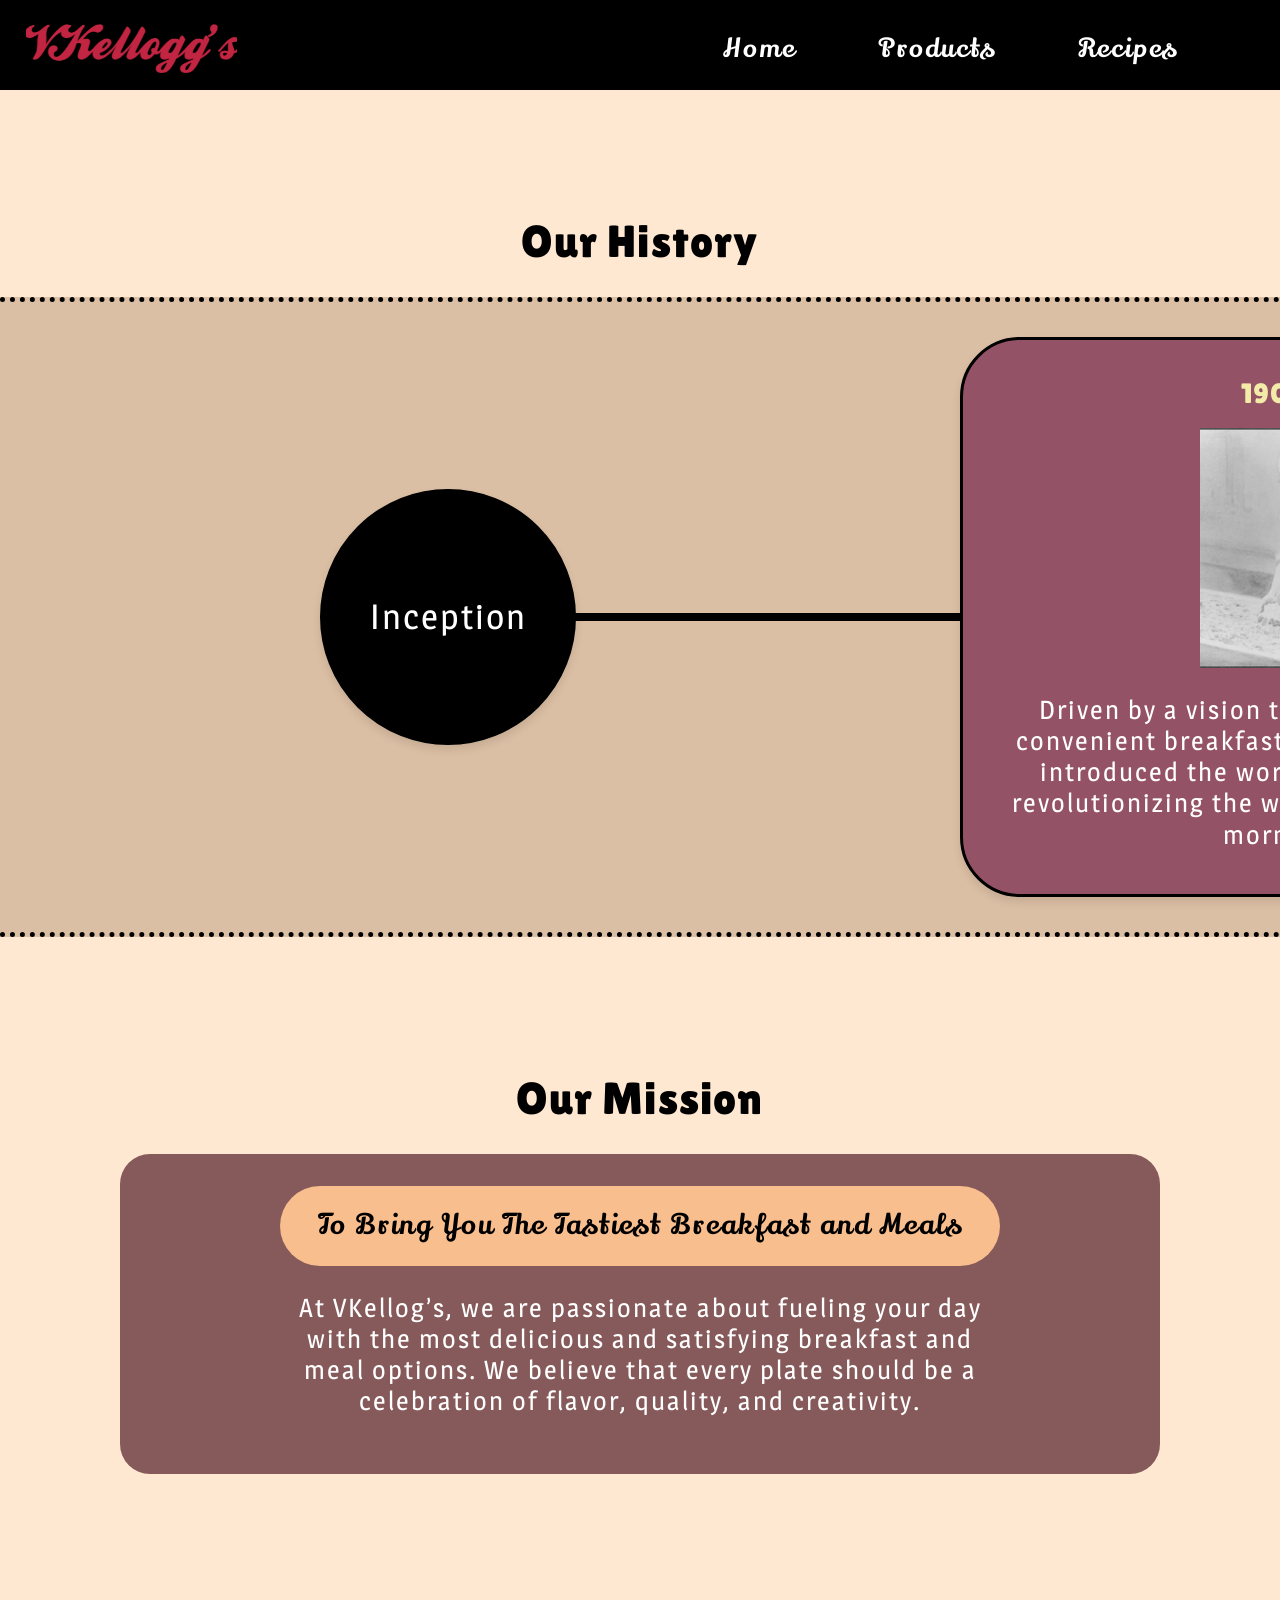
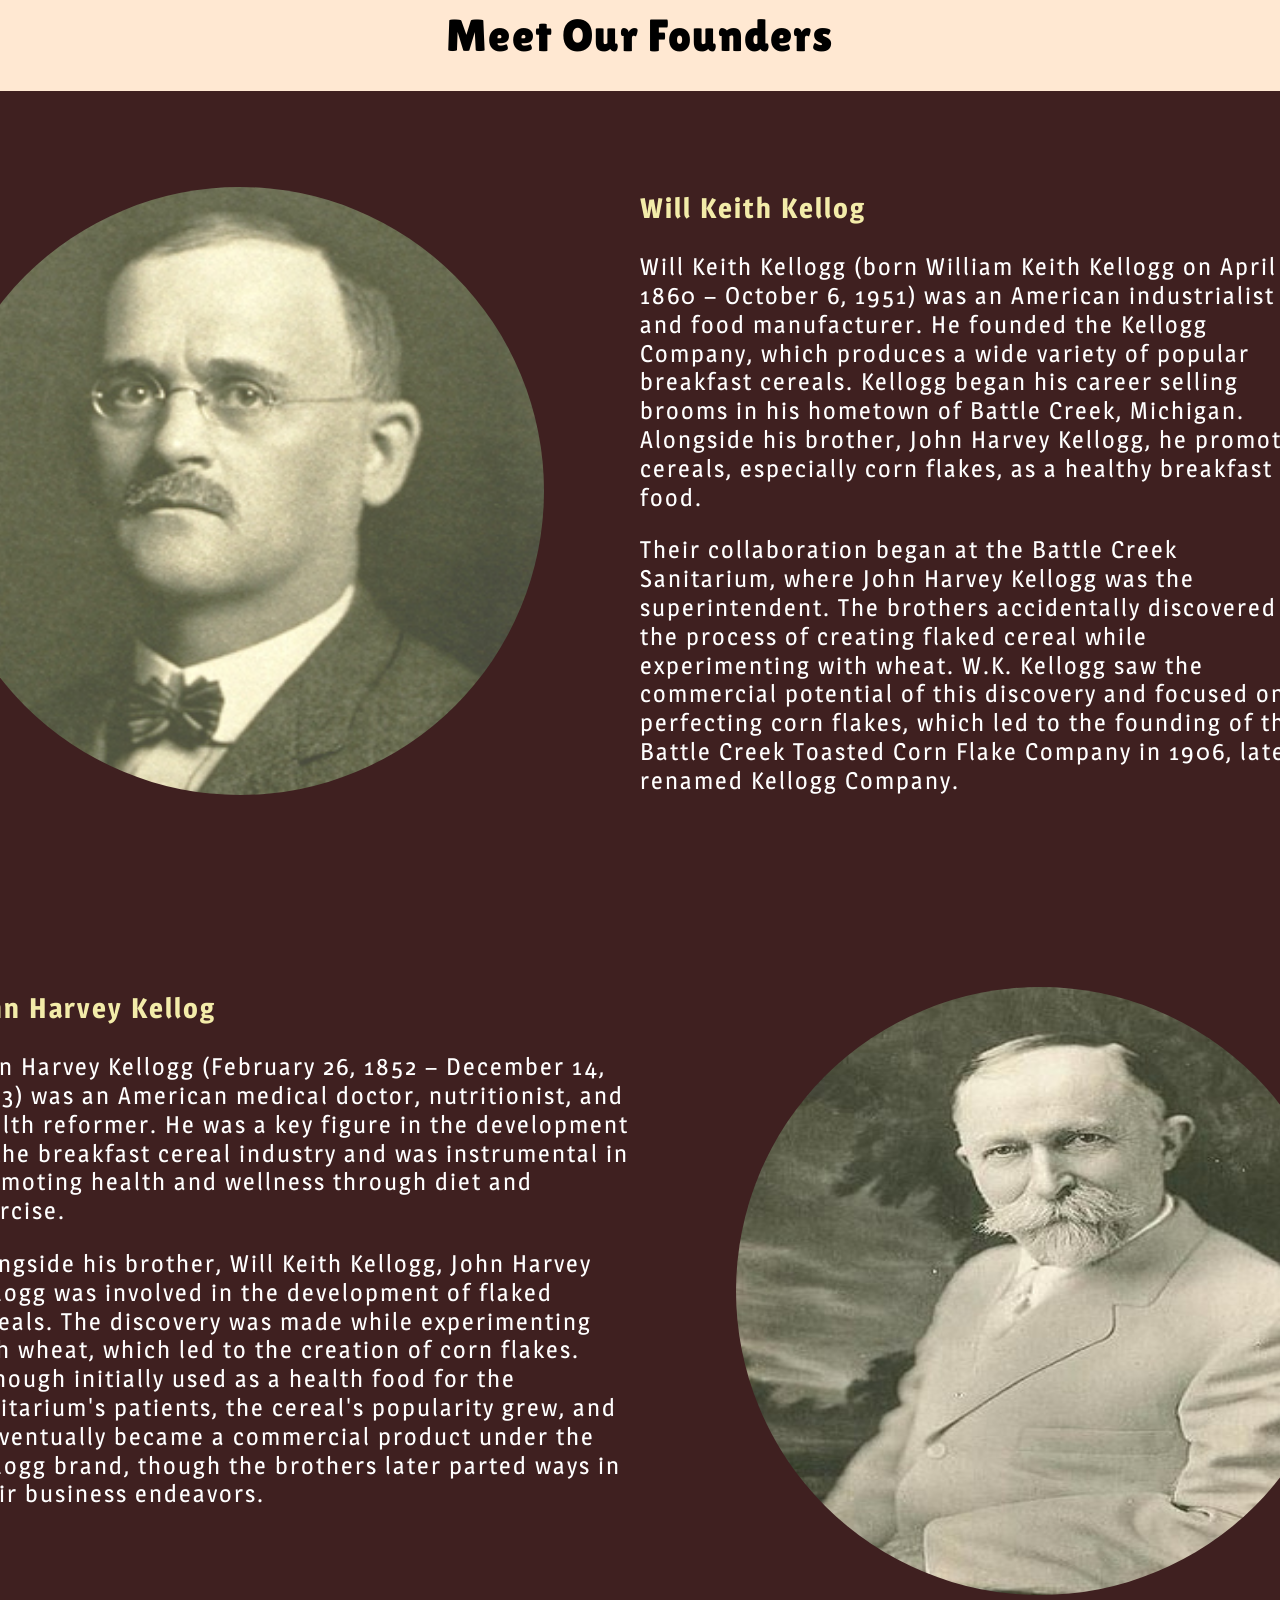
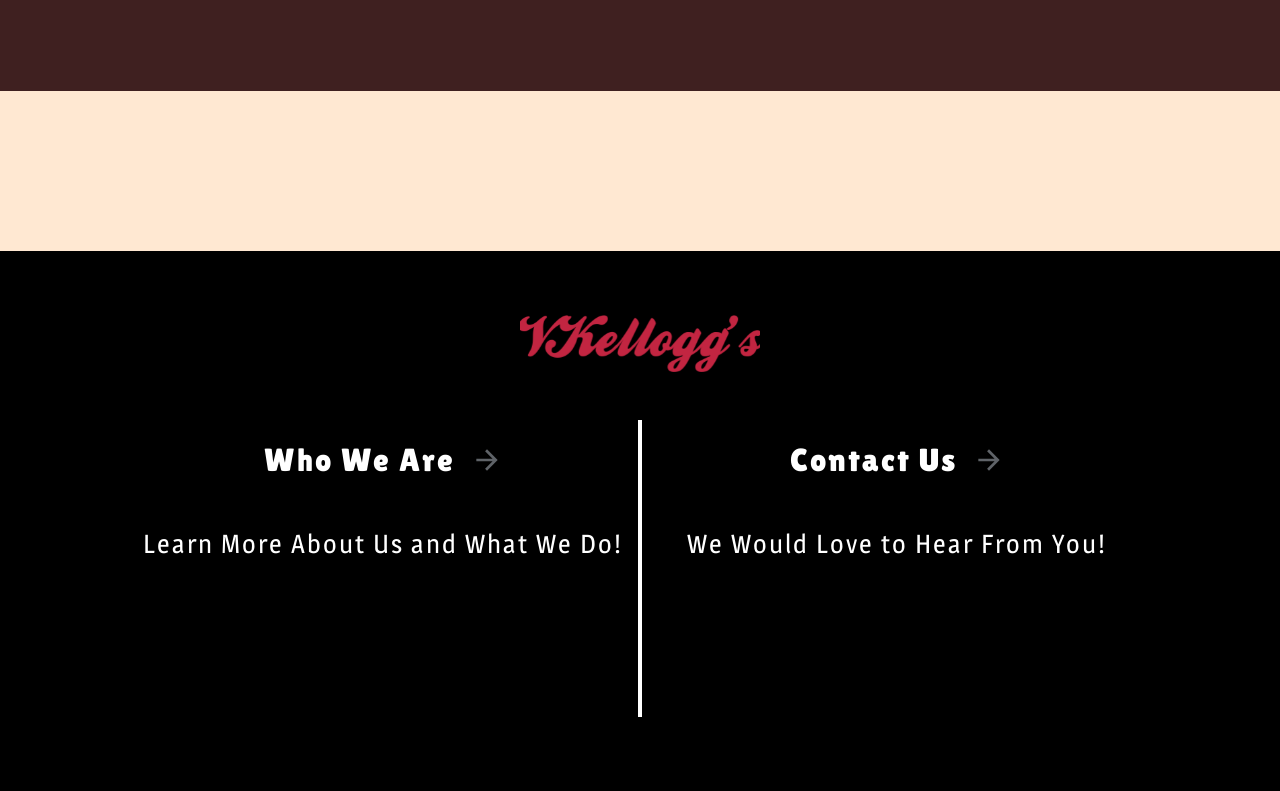
<file: html/aboutus.html>
<!DOCTYPE html>
<html lang="en">
<head>
    <meta charset="UTF-8">
    <meta name="viewport" content="width=device-width, initial-scale=1.0">
    <link rel="stylesheet" href="../css/aboutus.css">
    <link rel="preconnect" href="https://fonts.googleapis.com">
    <link rel="preconnect" href="https://fonts.gstatic.com" crossorigin>
    <link href="https://fonts.googleapis.com/css2?family=Lilita+One&family=Lily+Script+One&family=Lora:ital,wght@0,400..700;1,400..700&display=swap" rel="stylesheet">
    <link href="https://fonts.googleapis.com/css2?family=Magra:wght@400;700&display=swap" rel="stylesheet">

    <link href="https://fonts.googleapis.com/css2?family=Zen+Kaku+Gothic+New:wght@700&display=swap" rel="stylesheet">
    <title>Document</title>
</head>


<body>
    <header>
        <img class = 'header' id = "header_logo" src="../Images/VKellog's Logo.png" alt="">
        
        <div id = 'navigation'>
            <a href="home.html">Home</a>
            <a href="products.html">Products</a>
            <a href="recipes.html">Recipes</a>
        </div>
    </header>
    
    <div id = 'content'>
        <h1 class="section">Our History</h1>
    
        <div id = 'history'>


            <div id = 'historyline'></div>

            <div id = 'head'>
                <p>
                    Inception
                </p>
            </div>

            <div id = 'inception'>
                <h1>1906 - 1940</h1>
                <img src="../Images/Inception.png" alt="">
                <p>Driven by a vision to provide wholesome and convenient breakfast options, <span>Will Keith Kellogg</span> introduced the world to toasted corn flakes, revolutionizing the way people approached their morning meals. </p>
            </div>

            <div id = 'expanding'>
                <h1>1906 - 1940</h1>
                <img src="../Images/expanding.png" alt="">
                <p>As Kellogg's popularity soared, fueled by its commitment to delivering nutritious and delicious products, the company expanded its offerings beyond corn flakes. </p>

            </div>

            <div id = 'global'>
                <h1>1980 - Present</h1>
                <img src="../Images/global.png" alt="">
                <p>In the late 20th century, VKellogg's embarked on a journey of modernization and global expansion, propelled by advancements in technology and shifting consumer preferences. </p>
            </div>
            
        </div>

        <h1 class="section">Our Mission</h1>

        <div id = 'mission'>
            <div id = 'motto'><p>To Bring You The Tastiest Breakfast and Meals </p></div>

            <p>At VKellog’s, we are passionate about fueling your day with the most delicious and satisfying breakfast and meal options. We believe that every plate should be a celebration of flavor, quality, and creativity.
            </p>
        </div>


        <h1 class="section">Meet Our Founders</h1>
        <div id="profilescontainer">
            <div class = 'profiles'>
                <img src="../Images/John Keith Kellog.png" alt="">
                <div class = 'description'>
                    <h3>Will Keith Kellog</h3>
                    <p>Will Keith Kellogg (born William Keith Kellogg on April 7, 1860 – October 6, 1951) was an American industrialist and food manufacturer. He founded the Kellogg Company, which produces a wide variety of popular breakfast cereals. Kellogg began his career selling brooms in his hometown of Battle Creek, Michigan. Alongside his brother, John Harvey Kellogg, he promoted cereals, especially corn flakes, as a healthy breakfast food.</p>
                    <p>Their collaboration began at the Battle Creek Sanitarium, where John Harvey Kellogg was the superintendent. The brothers accidentally discovered the process of creating flaked cereal while experimenting with wheat. W.K. Kellogg saw the commercial potential of this discovery and focused on perfecting corn flakes, which led to the founding of the Battle Creek Toasted Corn Flake Company in 1906, later renamed Kellogg Company.</p>
                </div>
            </div>
    
            <div class = 'profiles'>
                <div class = 'description' id = 'john'>
                    <h3>John Harvey Kellog</h3>
                    <p>John Harvey Kellogg (February 26, 1852 – December 14, 1943) was an American medical doctor, nutritionist, and health reformer. He was a key figure in the development of the breakfast cereal industry and was instrumental in promoting health and wellness through diet and exercise.</p>
                    <p>Alongside his brother, Will Keith Kellogg, John Harvey Kellogg was involved in the development of flaked cereals. The discovery was made while experimenting with wheat, which led to the creation of corn flakes. Although initially used as a health food for the sanitarium's patients, the cereal's popularity grew, and it eventually became a commercial product under the Kellogg brand, though the brothers later parted ways in their business endeavors.</p>
                </div>
                <img src="../Images/John Harvey Kellog.png" alt="">
    
            </div>
        </div>

    </div>






    <footer>
        <img  src="../Images\VKellog's Logo.png" alt="">
        
        <div id = 'information'>

            <div id = 'aboutus'>
                <a href="aboutus.html"><h1>Who We Are</h1> <img src="../Images/arrow.svg" alt=""> </a>
                <p>Learn More About Us and What We Do!</p>
            </div>

            <div id = 'contact'>
                <a href="contactform.html"><h1>Contact Us</h1><img src="../Images/arrow.svg" alt=""> </a>
                <p>We Would Love to Hear From You!</p>

            </div>

            
        </div>
    </footer>
</body>
<script src="../js/aboutus.js"></script>
</html>
</file>
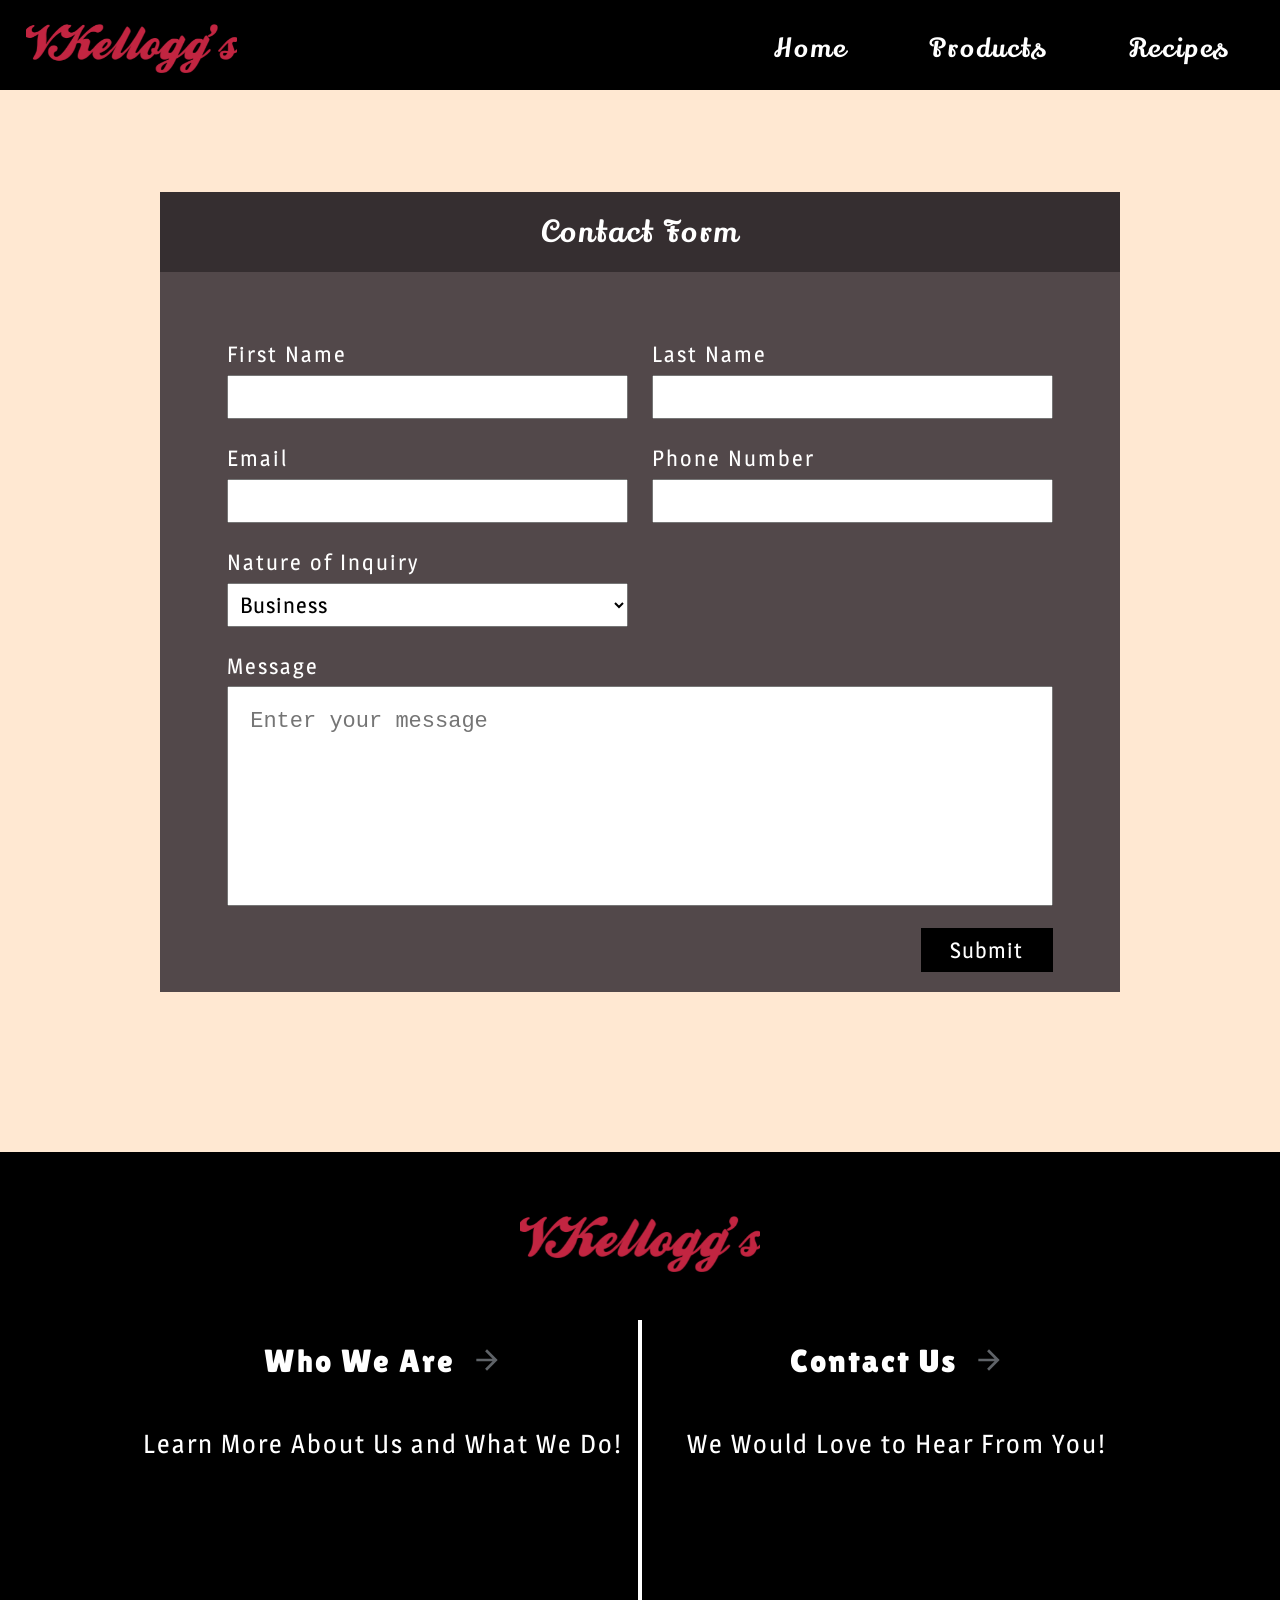
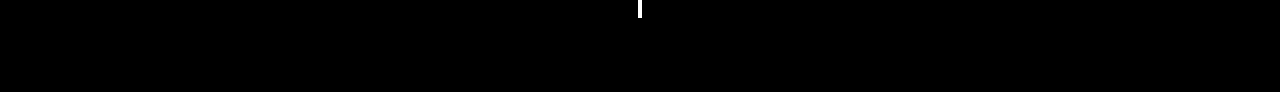
<file: html/contactform.html>
<!DOCTYPE html>
<html lang="en">
<head>
    <meta charset="UTF-8">
    <meta name="viewport" content="width=device-width, initial-scale=1.0">
    <link rel="stylesheet" href="../css/contactform.css">
    <link rel="preconnect" href="https://fonts.googleapis.com">
    <link rel="preconnect" href="https://fonts.gstatic.com" crossorigin>
    <link href="https://fonts.googleapis.com/css2?family=Lilita+One&family=Lily+Script+One&family=Lora:ital,wght@0,400..700;1,400..700&display=swap" rel="stylesheet">
    <link href="https://fonts.googleapis.com/css2?family=Magra:wght@400;700&display=swap" rel="stylesheet">

    <link href="https://fonts.googleapis.com/css2?family=Zen+Kaku+Gothic+New:wght@700&display=swap" rel="stylesheet">
    <title>Document</title>
</head>


<body>
    <header>
        <img class = 'header' id = "header_logo" src="../Images/VKellog's Logo.png" alt="">
        
        <div id = 'navigation'>
            <a href="home.html">Home</a>
            <a href="products.html">Products</a>
            <a href="recipes.html">Recipes</a>
        </div>
    </header>
    
    <div id="content" method = "get">

        <div id="formwrapper">
            <div id="formheader">
                <p>Contact Form</p>
            </div>

            <form id="form-container" >
                <div>
                    <label for="firstName">First Name</label>
                    <input type="text" id="firstName" name="firstName" required>
                </div>
                <div>
                    <label for="lastName">Last Name</label>
                    <input type="text" id="lastName" name="lastName" required>
                </div>
                <div>
                    <label for="email">Email</label>
                    <input type="text" id="email" name="email" required>
                </div>
                <div>
                    <label for="phone">Phone Number</label>
                    <input type="text" id="phone" name="phone" required>
                </div>
                <div id="inquiry-div">
                    <label for="natureOfInquiry">Nature of Inquiry</label>
                    <select id="natureOfInquiry" name="natureOfInquiry" required onchange="handleInquiryChange()">
                        <option value="business">Business</option>
                        <option value="complaint">Complaint</option>
                        <option value="support">Support</option>
                        <option value="feedback">Feedback</option>
                        <option value="other">Other</option>
                    </select>
                </div>


                <div id = 'messagewrapper'>
                    <label for="message">Message</label>

                    <textarea type="text" id="message" name="message" required placeholder="Enter your message"></textarea>

                </div>

                <div id ='buttonwrapper'>
                    <p id = 'errormsg'></p>
                    <button id = 'submitbutton' type="button">Submit</button>
                </div>
 
                

            </form>
        </div>


    </div>



    <footer>
        <img  src="../Images\VKellog's Logo.png" alt="">
        
        <div id = 'information'>

            <div id = 'aboutus'>
                <a href="aboutus.html"><h1>Who We Are</h1> <img src="../Images/arrow.svg" alt=""> </a>
                <p>Learn More About Us and What We Do!</p>
            </div>

            <div id = 'contact'>
                <a href="contactform.html"><h1>Contact Us</h1><img src="../Images/arrow.svg" alt=""> </a>
                <p>We Would Love to Hear From You!</p>

            </div>

            
        </div>
    </footer>
</body>
<script src="../js/contactform.js"></script>
</html>
</file>
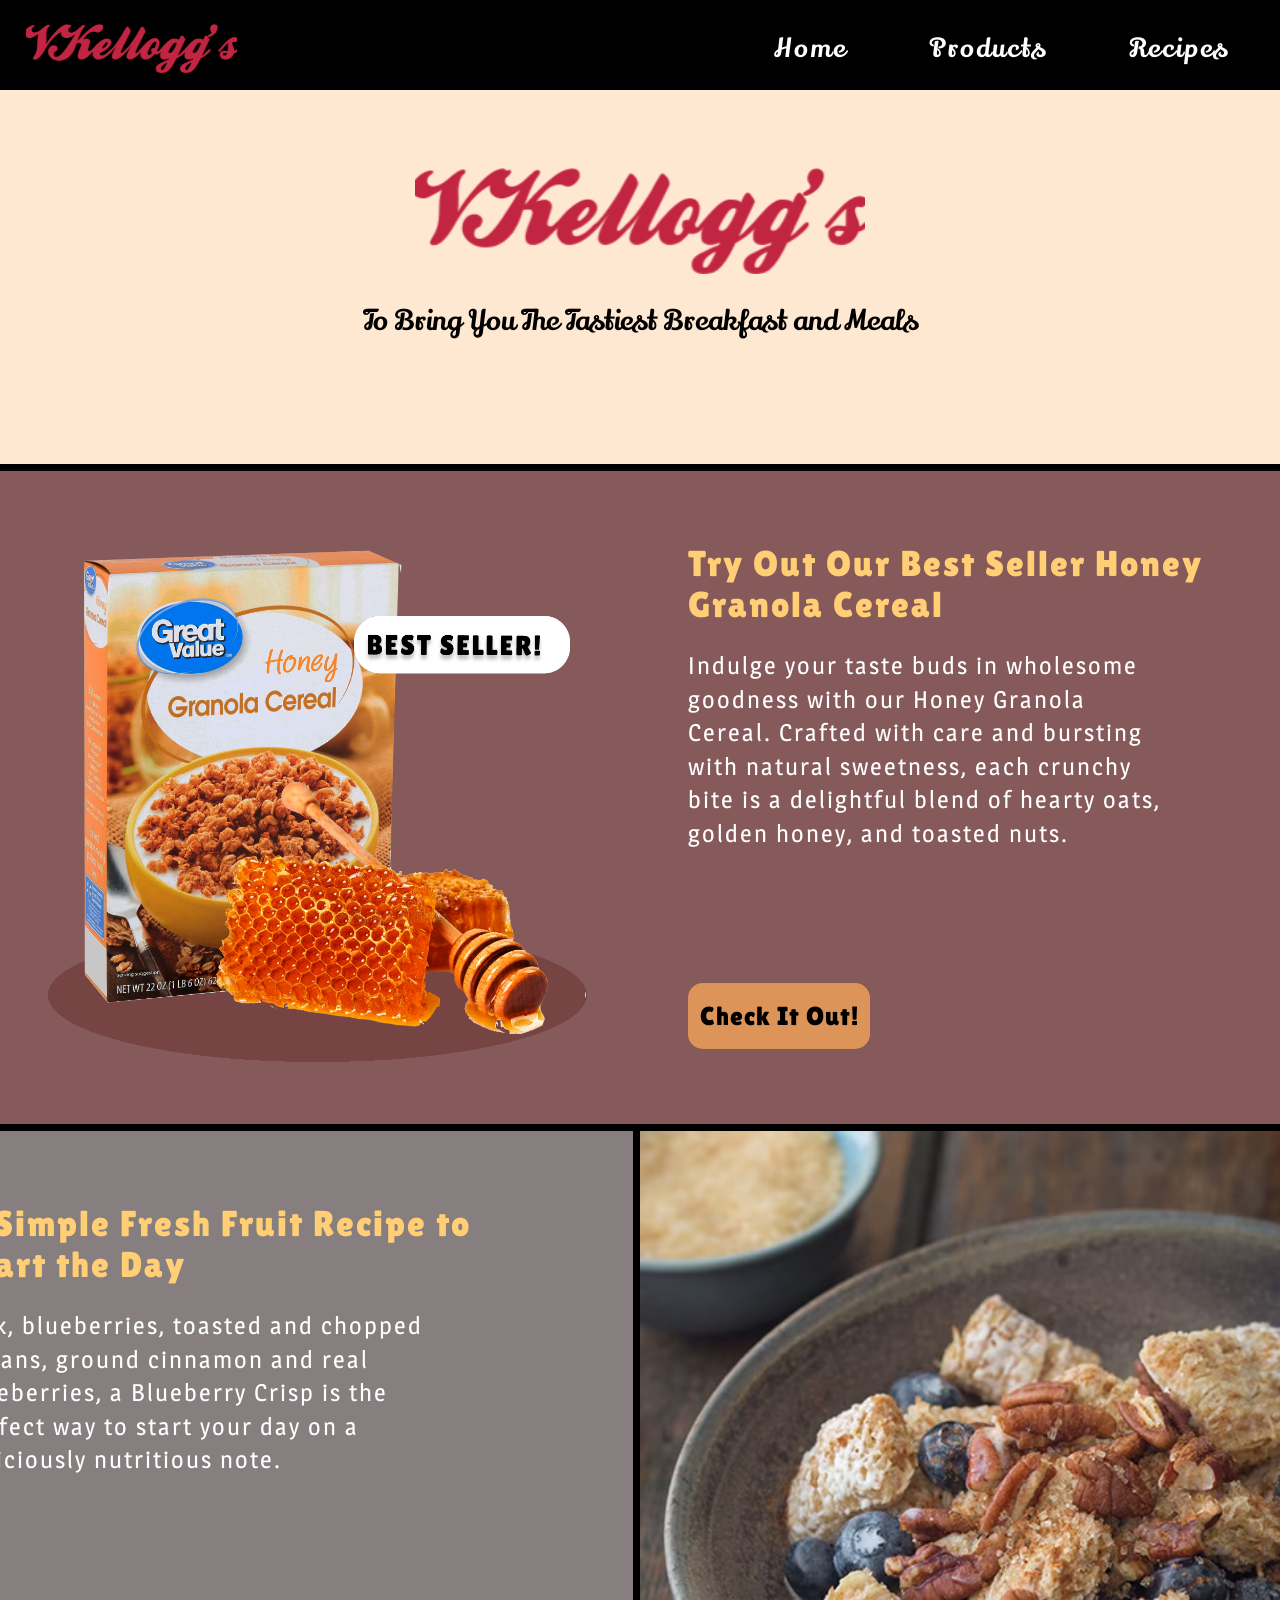
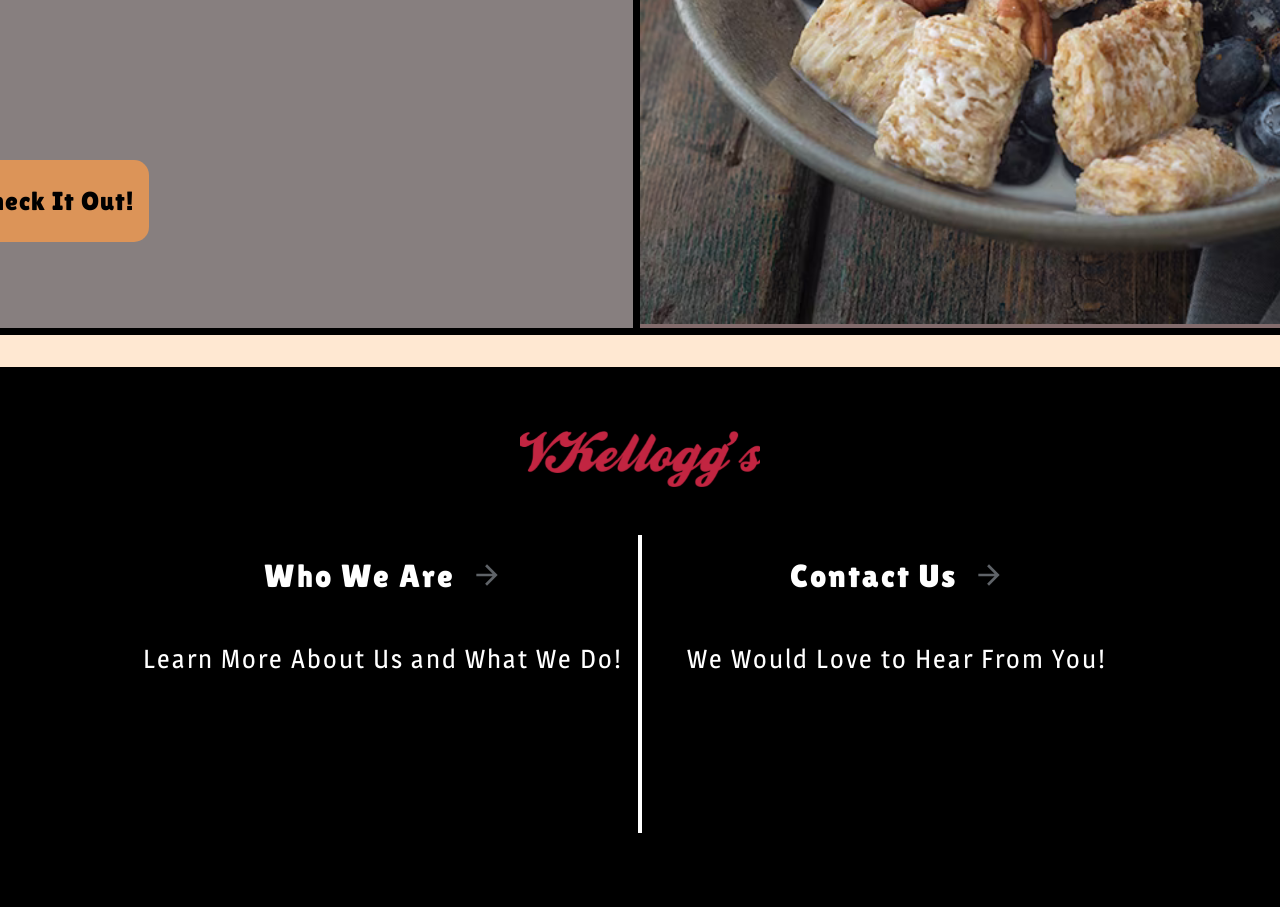
<file: html/home.html>
<!DOCTYPE html>
<html lang="en">
<head>
    <meta charset="UTF-8">
    <meta name="viewport" content="width=device-width, initial-scale=1.0">
    <link rel="stylesheet" href="../css/home.css">
    <link rel="preconnect" href="https://fonts.googleapis.com">
    <link rel="preconnect" href="https://fonts.gstatic.com" crossorigin>
    <link href="https://fonts.googleapis.com/css2?family=Lilita+One&family=Lily+Script+One&family=Lora:ital,wght@0,400..700;1,400..700&display=swap" rel="stylesheet">
    <link href="https://fonts.googleapis.com/css2?family=Magra:wght@400;700&display=swap" rel="stylesheet">

    <title>Document</title>
</head>
<body>
    <header>
        <img class = 'header' id = "header_logo" src="../Images/VKellog's Logo.png" alt="">
        
        <div id = 'navigation'>
            <a href="home.html">Home</a>
            <a href="products.html">Products</a>
            <a href="recipes.html">Recipes</a>
        </div>
    </header>

    

    <div id = 'container'>
        <div id = 'banner'>
            <img class = 'header' src="../Images\VKellog's Logo.png" alt="">
    
            <p>To Bring You The Tastiest Breakfast and Meals</p>
        </div>
        
        <div id = 'best_seller_section'>
            <div class = 'imagesection'>
                <img src="../Images\Honey Granola Banner.png" alt="">
    
            </div>
            <div class = "contentsection">
                <div>
                    <h1 class = 'title'>Try Out Our Best Seller Honey Granola Cereal</h1>
                    <p class = 'description'>
                      Indulge your taste buds in wholesome goodness with our Honey Granola Cereal. Crafted with care and bursting with natural sweetness, each crunchy bite is a delightful blend of hearty oats, golden honey, and toasted nuts.</p>
                
                </div>
                
                <button>Check It Out!</button>
            </div>
            
        </div>
        <div id = 'best_recipe_section'>
            
            
            <div class = "contentsection">
                <div>
                    <h1 class = 'title'>A Simple Fresh Fruit Recipe to Start the Day</h1>
                    <p class = 'description'>
                        Milk, blueberries, toasted and chopped pecans, ground cinnamon and real blueberries, a Blueberry Crisp is the perfect way to start your day on a deliciously nutritious note.
                    </p>
                </div>
                
                <button>Check It Out!</button>
            </div>
    
            <div class = 'imagesection'>
                <img src="../Images\Blueberry Crisp.png" alt="">
    
            </div>
        </div>
    </div>


    
    <footer>
        <img  src="../Images\VKellog's Logo.png" alt="">
        
        <div id = 'information'>

            <div id = 'aboutus'>
                <a href="aboutus.html"><h1>Who We Are</h1> <img src="../Images/arrow.svg" alt=""> </a>
                <p>Learn More About Us and What We Do!</p>
            </div>

            <div id = 'contact'>
                <a href="contactform.html"><h1>Contact Us</h1><img src="../Images/arrow.svg" alt=""> </a>
                <p>We Would Love to Hear From You!</p>

            </div>

            
        </div>
    </footer>
</body>
</html>
</file>
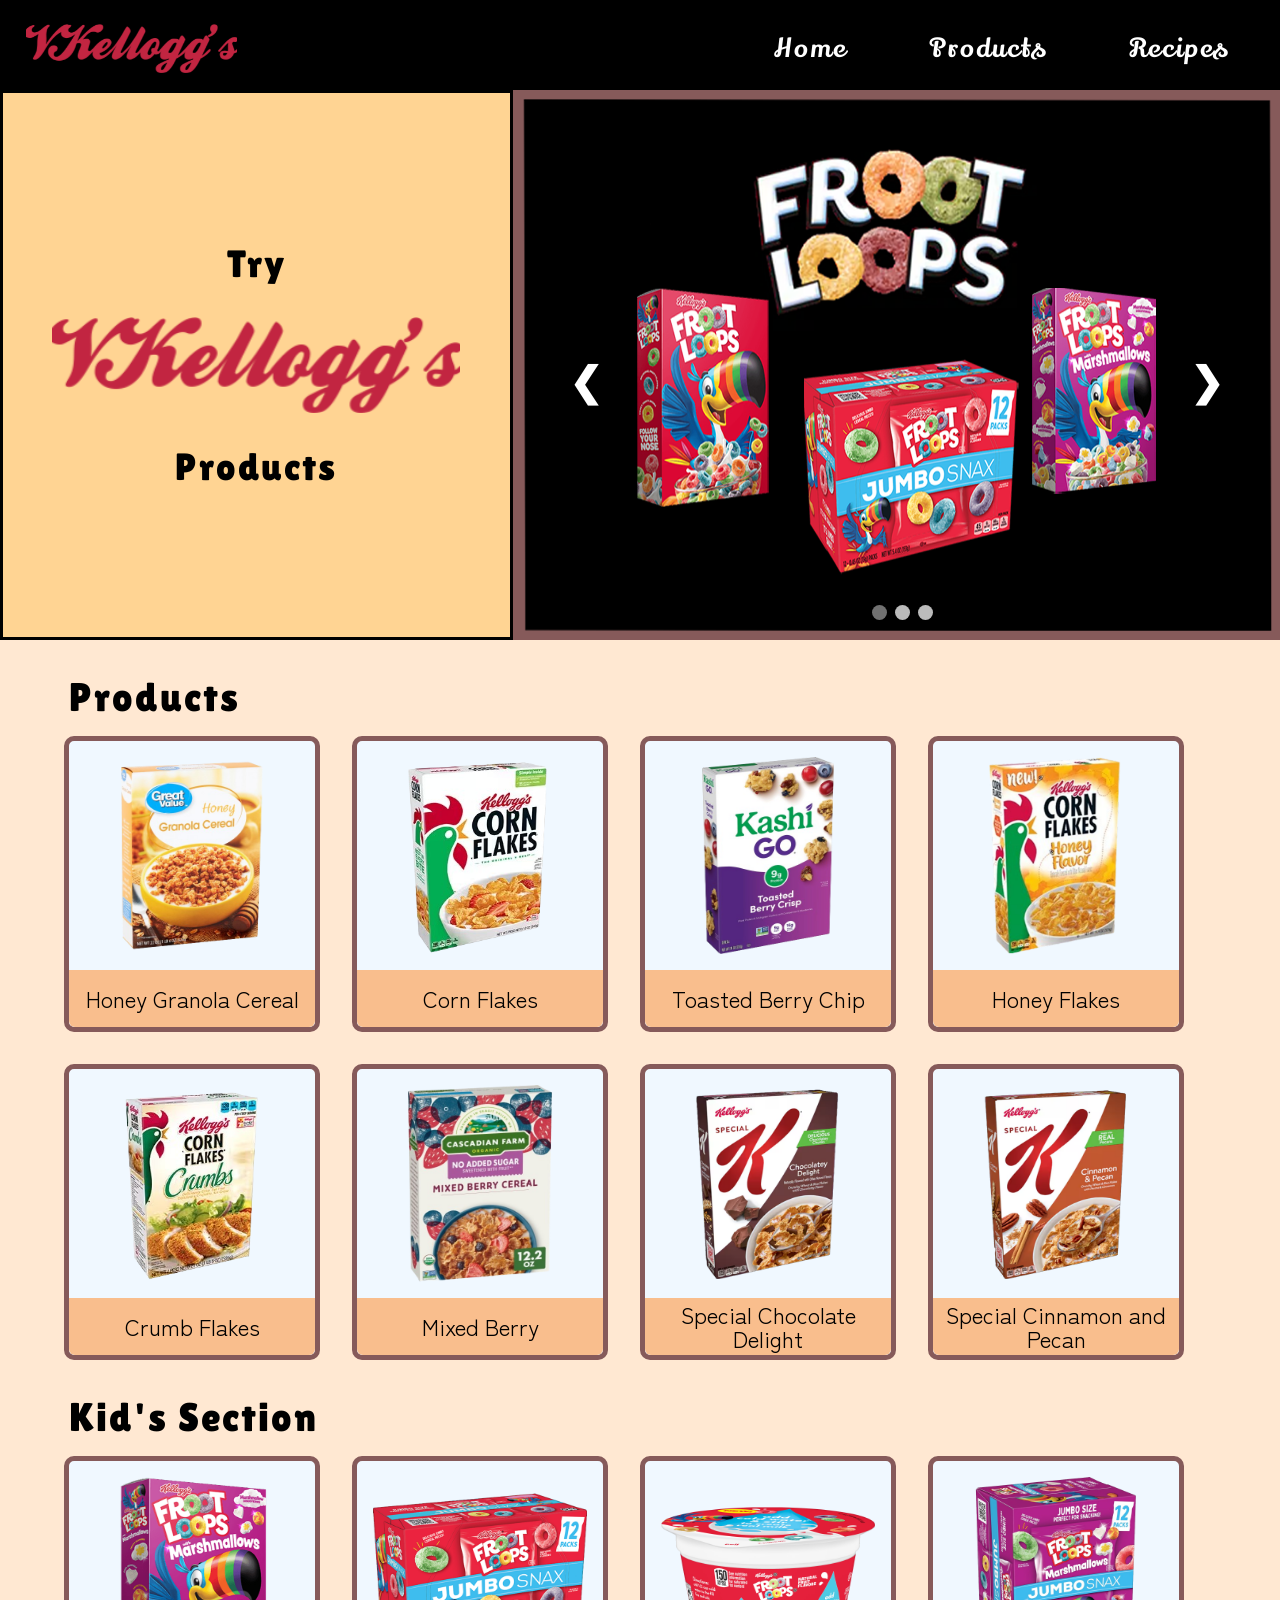
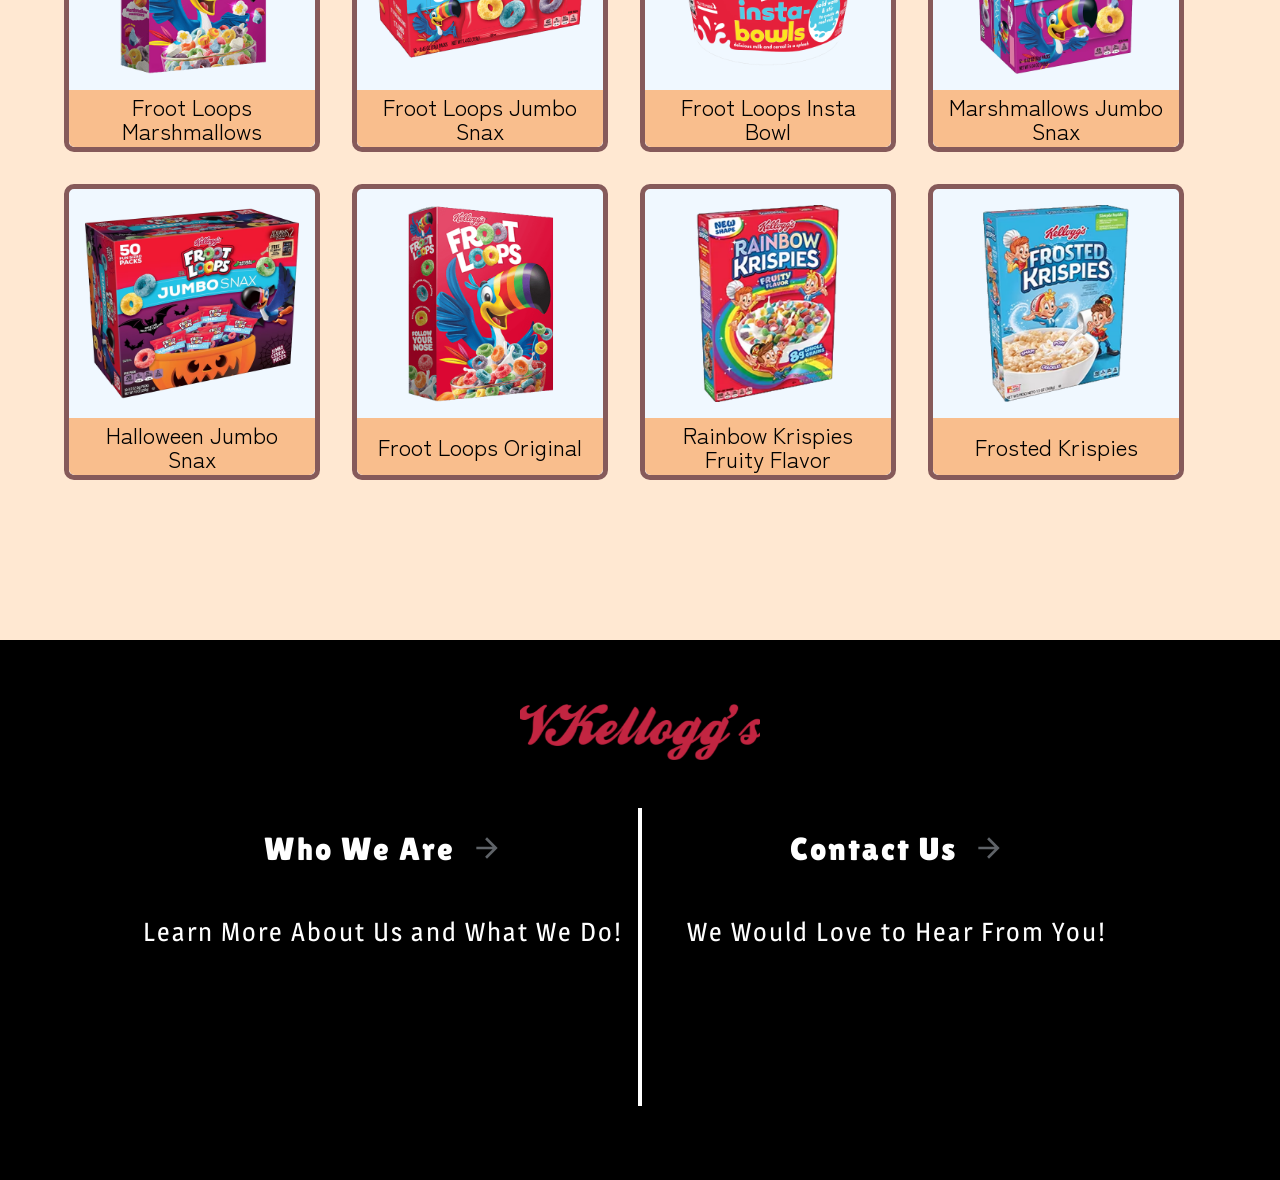
<file: html/products.html>
<!DOCTYPE html>
<html lang="en">
<head>
    <meta charset="UTF-8">
    <meta name="viewport" content="width=device-width, initial-scale=1.0">
    <link rel="stylesheet" href="../css/products.css">
    <link rel="preconnect" href="https://fonts.googleapis.com">
    <link rel="preconnect" href="https://fonts.gstatic.com" crossorigin>
    <link href="https://fonts.googleapis.com/css2?family=Lilita+One&family=Lily+Script+One&family=Lora:ital,wght@0,400..700;1,400..700&display=swap" rel="stylesheet">
    <link href="https://fonts.googleapis.com/css2?family=Magra:wght@400;700&display=swap" rel="stylesheet">

    <link href="https://fonts.googleapis.com/css2?family=Zen+Kaku+Gothic+New:wght@700&display=swap" rel="stylesheet">
    <title>Document</title>
</head>


<body>
    <header>
        <img class = 'header' id = "header_logo" src="../Images/VKellog's Logo.png" alt="">
        
        <div id = 'navigation'>
            <a href="home.html">Home</a>
            <a href="products.html">Products</a>
            <a href="recipes.html">Recipes</a>
        </div>
    </header>
    
    
    <div id="productpromotion">
        <div id="brand">
            <p>Try</p>
            <img src="../Images/VKellog's Logo.png" alt="">
            <p>Products</p>
        </div>

        <div id="movingbanner">

            <a class="prev" onclick="plusSlides(-1)">&#10094;</a>
            <a class="next" onclick="plusSlides(1)">&#10095;</a>
            <img class='slides' src="../Images/Froot Loops Banner.png" alt="">
            <img class='slides' src="../Images/Corn Flakes Banner.png" alt="">
            <img class='slides' src="../Images/Special K.png" alt="">
            
            <div id="dots">
                <span class="dot" onclick="currentSlide(1)"></span>
                <span class="dot" onclick="currentSlide(2)"></span>
                <span class="dot" onclick="currentSlide(3)"></span>
            </div>
        </div>


    </div>

    <div class = "productssection">
        
        <div class="productsrow">
            <div class = 'product'>
                <h1>Products</h1>
                <img src="../Images/HoneyGranolaCereal.png" alt="">
                <div class="title">
                    <p>Honey Granola Cereal</p>
                </div>
            </div>
            <div class = 'product'>
                <img src="../Images/cornflakes1-removebg-preview.png" alt="">
                <div class="title">
                    <p>Corn Flakes</p>
                </div>
            </div>
            <div class = 'product'>
                <img src="../Images/cerealkashi2-removebg-preview.png" alt="">
                <div class="title">
                    <p>Toasted Berry Chip</p>
                </div>
            </div>
            <div class = 'product'>
                <img src="../Images/HoneyFlakes.png" alt="">
                <div class="title">
                    <p>Honey Flakes</p>
                </div>
            </div>
            
        </div>
    
        <div class="productsrow">
            <div class = 'product'>
                <img src="../Images/crumbflaes-removebg-preview.png" alt="">
                <div class="title">
                    <p>Crumb Flakes</p>
                </div>
            </div>
            <div class = 'product'>
                <img src="../Images/mixed_berry_cereal-removebg-preview.png" alt="">
                <div class="title">
                    <p>Mixed Berry</p>
                </div>
            </div>
            <div class = 'product'>
                <img src="../Images/Special Chocolate Delight.png" alt="">
                <div class="title">
                    <p>Special Chocolate Delight</p>
                </div>
            </div>
            <div class = 'product'>
                <img src="../Images/Special Cinnamon and Pecan.png" alt="">
                <div class="title">
                    <p>Special Cinnamon and Pecan</p>
                </div>
            </div>
        </div>
    </div>

    <div class = "productssection">
        <div class="productsrow">
            <div class = 'product'>
                <h1>Kid's Section</h1>

                <img src="../Images/Froot Loops Marsmallows.png" alt="">
                <div class="title">
                    <p>Froot Loops Marshmallows</p>
                </div>
            </div>
            <div class = 'product'>
                <img src="../Images/Froot Loops Jumbo Snax.png" alt="">
                <div class="title">
                    <p>Froot Loops Jumbo Snax</p>
                </div>
            </div>
            <div class = 'product'>
                <img src="../Images/Froot Loops Insta Bowls.png" alt="">
                <div class="title">
                    <p>Froot Loops Insta Bowl</p>
                </div>
            </div>
            <div class = 'product'>
                <img src="../Images/Froot Loops Marshmallows Jumbo Snax.png" alt="">
                <div class="title">
                    <p>Marshmallows Jumbo Snax</p>
                </div>
            </div>  
        </div>
    
        <div class="productsrow">
            <div class = 'product'>
                <img src="../Images/Froot Loops Halloween Jumbo Snax.png" alt="">
                <div class="title">
                    <p>Halloween Jumbo Snax</p>
                </div>
            </div>
            <div class = 'product'>
                <img src="../Images/Froot Loops Original.png" alt="">
                <div class="title">
                    <p>Froot Loops Original</p>
                </div>
            </div>
            <div class = 'product'>
                <img src="../Images/Rainbow Krispies Fruity Flavor.png" alt="">
                <div class="title">
                    <p>Rainbow Krispies Fruity Flavor</p>
                </div>
            </div>
            <div class = 'product'>
                <img src="../Images/Frosted Crispies.png" alt="">
                <div class="title">
                    <p>Frosted Krispies</p>
                </div>
            </div>
        </div>
    </div>


    <footer>
        <img  src="../Images\VKellog's Logo.png" alt="">
        
        <div id = 'information'>

            <div id = 'aboutus'>
                <a href="aboutus.html"><h1>Who We Are</h1> <img src="../Images/arrow.svg" alt=""> </a>
                <p>Learn More About Us and What We Do!</p>
            </div>

            <div id = 'contact'>
                <a href="contactform.html"><h1>Contact Us</h1><img src="../Images/arrow.svg" alt=""> </a>
                <p>We Would Love to Hear From You!</p>

            </div>

            
        </div>
    </footer>
</body>
<script src="../js/products.js"></script>
</html>
</file>
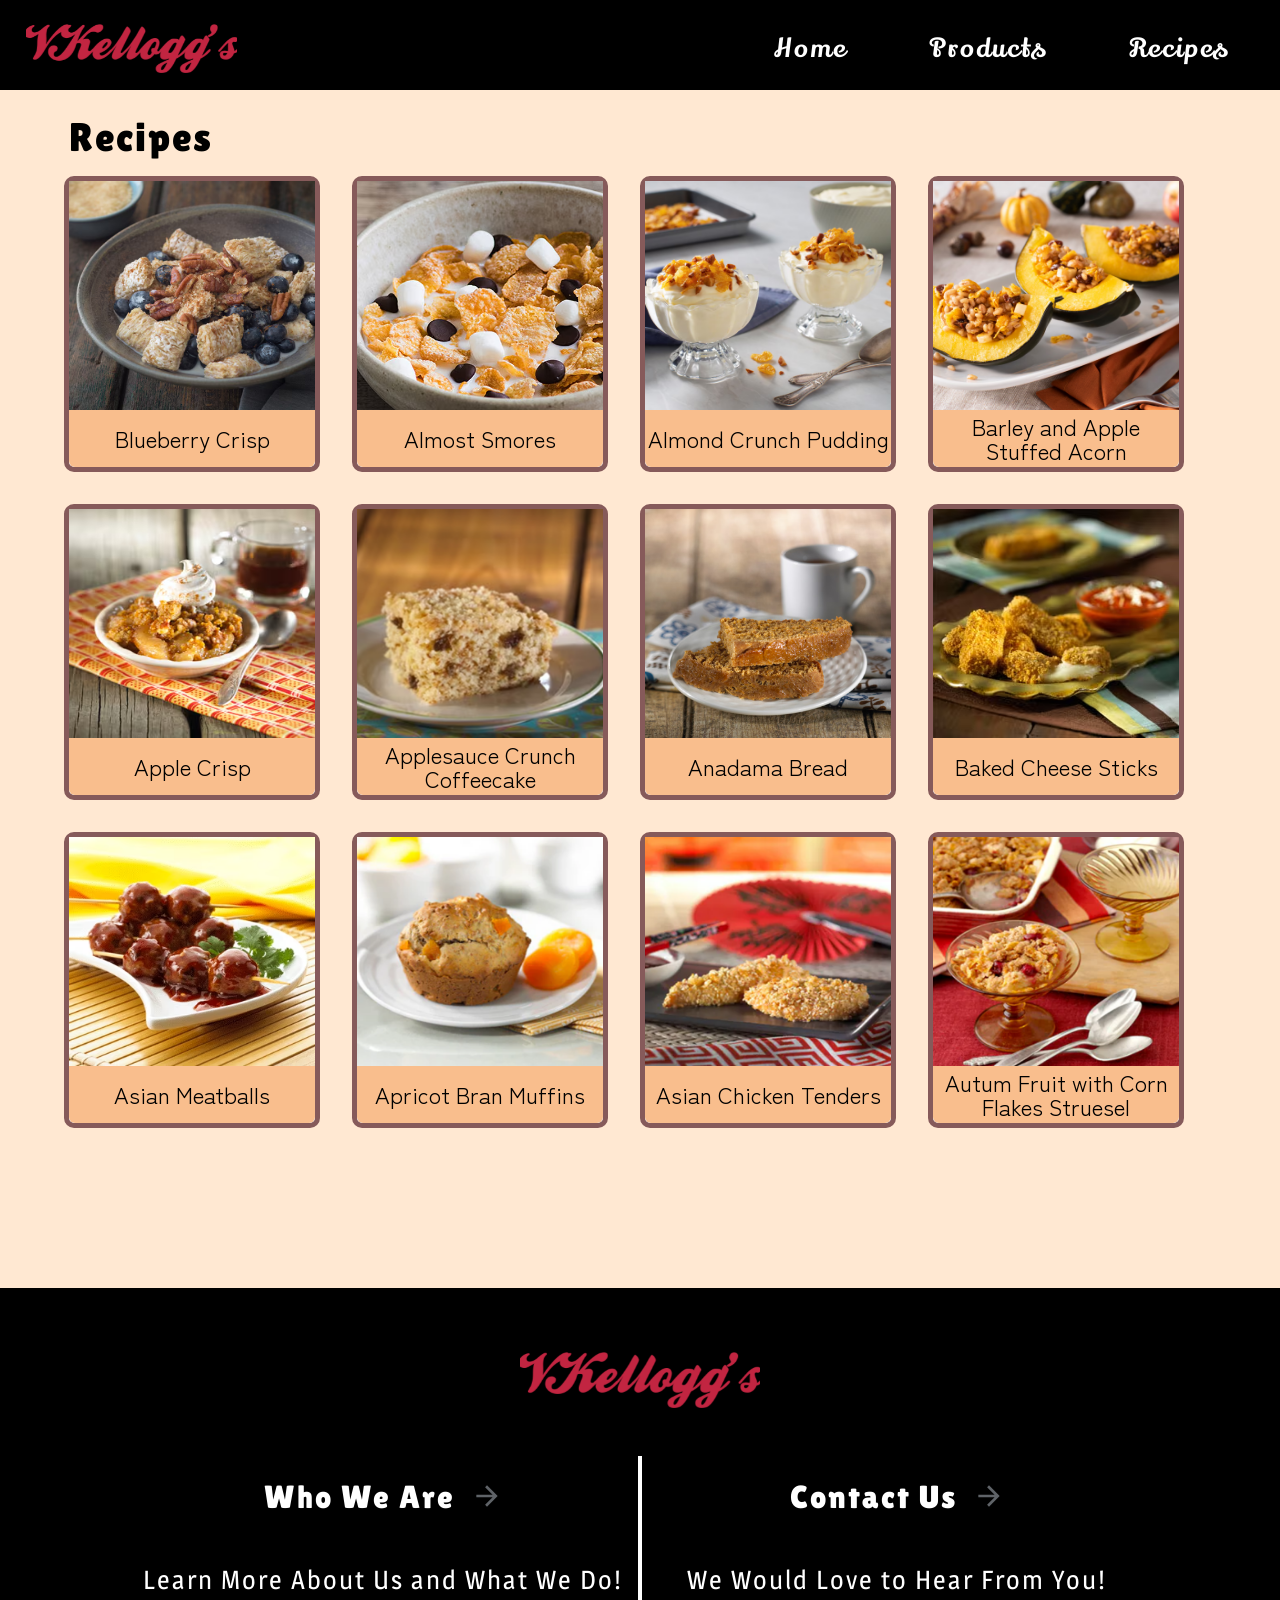
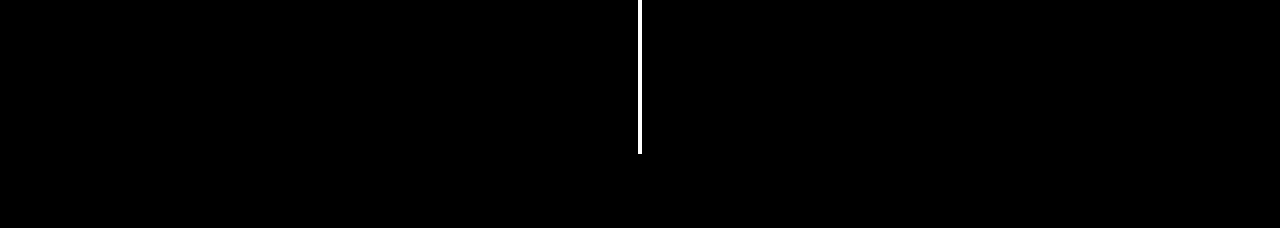
<file: html/recipes.html>
<!DOCTYPE html>
<html lang="en">
<head>
    <meta charset="UTF-8">
    <meta name="viewport" content="width=device-width, initial-scale=1.0">
    <link rel="stylesheet" href="../css/recipes.css">
    <link rel="preconnect" href="https://fonts.googleapis.com">
    <link rel="preconnect" href="https://fonts.gstatic.com" crossorigin>
    <link href="https://fonts.googleapis.com/css2?family=Lilita+One&family=Lily+Script+One&family=Lora:ital,wght@0,400..700;1,400..700&display=swap" rel="stylesheet">
    <link href="https://fonts.googleapis.com/css2?family=Magra:wght@400;700&display=swap" rel="stylesheet">

    <link href="https://fonts.googleapis.com/css2?family=Zen+Kaku+Gothic+New:wght@700&display=swap" rel="stylesheet">
    <title>Document</title>
</head>


<body>
    <header>
        <img class = 'header' id = "header_logo" src="../Images/VKellog's Logo.png" alt="">
        
        <div id = 'navigation'>
            <a href="home.html">Home</a>
            <a href="products.html">Products</a>
            <a href="recipes.html">Recipes</a>
        </div>
    </header>
    
    


    <div class = "recipessection">
        
        <div class="recipesrow">
            <div class = 'recipe'>
                <h1>Recipes</h1>
                <img src="../Images/Blueberry Crisp.png" alt="">
                <div class = 'recipeinfo'>
                    <p>10 mins |  1 serving</p>
                </div>
                
                <div class="title">
                    <p>Blueberry Crisp</p>
                </div>
            </div>
            <div class = 'recipe'>
                <img src="../Images/Almost-Smores.png" alt="">
                <div class = 'recipeinfo'>
                    <p>5 mins  |  1 serving</p>
                </div>
                
                <div class="title">
                    <p>Almost Smores</p>
                </div>
            </div>
            <div class = 'recipe'>
                <img src="../Images/Almond-Crunch-Pudding.png" alt="">
                <div class = 'recipeinfo'>
                    <p>20 mins  |  6 serving</p>
                </div>
                
                <div class="title">
                    <p>Almond Crunch Pudding</p>
                </div>
            </div>
            <div class = 'recipe'>
                <img src="../Images/Barley-and-Apple-Stuffed-Acorn-Squash.png" alt="">
                <div class = 'recipeinfo'>
                    <p>50 mins  |  4 serving</p>
                </div>
                
                <div class="title">
                    <p>Barley and Apple Stuffed Acorn</p>
                </div>
            </div>
            
        </div>
    
        <div class="recipesrow">
            <div class = 'recipe'>
                <img src="../Images/Apple-Crisp.png" alt="">
                <div class = 'recipeinfo'>
                    <p>10 mins  |  8 serving</p>
                </div>
                
                <div class="title">
                    <p>Apple Crisp</p>
                </div>
            </div>
            <div class = 'recipe'>
                <img src="../Images/Applesauce-Crunch-Coffeecake.png" alt="">
                <div class = 'recipeinfo'>
                    <p>15 mins  |  12 serving</p>
                </div>
                
                <div class="title">
                    <p>Applesauce Crunch Coffeecake</p>
                </div>
            </div>
            <div class = 'recipe'>
                <img src="../Images/Anadama-Bread.png" alt="">
                <div class = 'recipeinfo'>
                    <p>30 mins  |  30 serving</p>
                </div>
                
                <div class="title">
                    <p>Anadama Bread</p>
                </div>
            </div>
            <div class = 'recipe'>
                <img src="../Images/Baked-Cheesesticks.png" alt="">
                <div class = 'recipeinfo'>
                    <p>15 mins  |  6 serving</p>
                </div>
                
                <div class="title">
                    <p>Baked Cheese Sticks</p>
                </div>
            </div>
        </div>

        <div class="recipesrow">
            <div class = 'recipe'>
                <img src="../Images/Asian-Meatballs.png" alt="">
                <div class = 'recipeinfo'>
                    <p>30 mins  |  16 serving</p>
                </div>
                
                <div class="title">
                    <p>Asian Meatballs</p>
                </div>
            </div>
            <div class = 'recipe'>
                <img src="../Images/Apricot Bran Muffins.png" alt="">
                <div class = 'recipeinfo'>
                    <p>20 mins  |  12 serving</p>
                </div>
                
                <div class="title">
                    <p>Apricot Bran Muffins</p>
                </div>
            </div>
            <div class = 'recipe'>
                <img src="../Images/Asian Chicken Tenders.png" alt="">
                <div class = 'recipeinfo'>
                    <p>20 mins  |  4 serving</p>
                </div>
                
                <div class="title">
                    <p>Asian Chicken Tenders</p>
                </div>
            </div>
            <div class = 'recipe'>
                <img src="../Images/Autumn Fruit with Corn Flakes Struessel.png" alt="">
                <div class = 'recipeinfo'>
                    <p>15 mins  |  8 serving</p>
                </div>
                
                <div class="title">
                    <p>Autum Fruit with Corn Flakes Struesel</p>
                </div>
            </div>
        </div>
    </div>


    <footer>
        <img  src="../Images\VKellog's Logo.png" alt="">
        
        <div id = 'information'>

            <div id = 'aboutus'>
                <a href="aboutus.html"><h1>Who We Are</h1> <img src="../Images/arrow.svg" alt=""> </a>
                <p>Learn More About Us and What We Do!</p>
            </div>

            <div id = 'contact'>
                <a href="contactform.html"><h1>Contact Us</h1><img src="../Images/arrow.svg" alt=""> </a>
                <p>We Would Love to Hear From You!</p>

            </div>

            
        </div>
    </footer>
</body>
<script src="../js/products.js"></script>
</html>
</file>
<file: css/aboutus.css>
*{
    box-sizing: border-box;
    text-decoration: none;
}

body{
    background-color: #FFE8D2;
    margin: 0;
    height: 100vh;
    width: 100vw;
    overflow-x: hidden;
}

header{
    z-index: 2;
    position: fixed;
    font-family: "Lily Script One", system-ui;
    letter-spacing: 2px;

    
    background-color: black;
    color: white;
    display: flex;
    justify-content: space-between;
    height: 10%;
    width: 100%;
    align-items: center;
    padding-top: 7px;
top: 0;
    overflow: hidden;
  
}

#header_logo{
    object-fit: contain;

    height: 60%;
    margin-left: 2%;
}

#navigation{
    display: flex;
    justify-content: right;
    font-size: 26px;
    padding-right: 4%;
    margin-right: 4%;
}
#navigation a{
    margin-left: 28%;
    color: white;
}





#content{
    display: flex;
    flex-direction: column;
    align-items: center;
    margin-top: 5em;
}


#history{
    position: relative;
    background-color: #b18f6e76;
    width: 100%;
    height: 40em;

    display: flex;
    align-items: center;

    overflow-x: auto;
    overflow-y: visible;

    flex-wrap: nowrap;

    scrollbar-width: none;

    border-width: 5px 0;
    border-style: dotted;

}


.section{
    font-family: "Lilita One";
    font-weight: normal;
    letter-spacing: 1.2px;

    color: black;

    font-size: 45px;
    margin-top: 3em;
}


#historyline{
    position: absolute;
    width: 240em;
    height: 8px;
    left: 25em;
    background-color: black;
}

#history p{
    font-family: "Magra", sans-serif;
    letter-spacing: 2px;
    font-style: normal;
    line-height: 1.2;
    font-size: 26px;
    color: white;
}

#history h1{
    font-family: "Lilita One";
    font-weight: normal;
    letter-spacing: 1px;
    font-size: 28px;
    color: #F3ECA9;
}

#head{
    flex: 0 0 auto;
    white-space: wrap;
    text-align: center;

    position: absolute;
    width: 16em;
    height: 16em;

    background-color: rgb(0, 0, 0);
    border-radius: 50%;

    display: flex;
    justify-content: center;
    align-items: center;
    padding: 2em 3em;

    left: 20em;

    transition: 0.5s;

    box-shadow: 0 5px 8px rgba(0, 0, 0, 0.1);
    border-width: 10px;
    border-style: solid;

}

#head p{
    color: white;
    font-size: 35px;
}


#inception{
    position: absolute;
    flex: 0 0 auto;

    width: 45em;
    height: 35em;
    background-color: #945266;
    border-radius: 60px;
    left: 60em;
    transition: all 0.5s ease;

    display: flex;
    flex-direction: column;
    align-items: center;
    justify-content: center;
    padding: 2.8em;
    text-align: center;

    box-shadow: 0 5px 8px rgba(0, 0, 0, 0.1);
    border-width: 3px;
    border-style: solid;
}

#inception img{
    width: 15em;
}



span{
    color: #F7FB3C;
}

#expanding{
    position: absolute;
    flex: 0 0 auto;

    width: 45em;
    height: 35em;
    background-color: #563F46;
    border-radius: 60px;
    left: 130em;
    transition: all 0.5s ease;

    display: flex;
    flex-direction: column;
    align-items: center;
    justify-content: center;
    padding: 2.8em;
    text-align: center;

    box-shadow: 0 5px 8px rgba(0, 0, 0, 0.1);
    border-width: 3px;
    border-style: solid;
}

#expanding img{
    width: 25em;
}



#global{
    position: absolute;
    flex: 0 0 auto;

    width: 45em;
    height: 35em;
    background-color: #af6363;
    border-radius: 60px;
    left: 200em;
    transition: all 0.5s ease;

    display: flex;
    flex-direction: column;
    align-items: center;
    justify-content: center;
    padding: 2.8em;
    text-align: center;

    box-shadow: 0 5px 8px rgba(0, 0, 0, 0.1);
    border-width: 3px;
    border-style: solid;
}

#global img{
    width: 25em;
}

#mission{
    width: 65em;
    height: 20em;
    background-color: #865A5A;

    border-radius: 30px;

    display: flex;
    flex-direction: column;
    align-items: center;
    justify-content: center;

    padding: 10em;
}

#mission P{
    font-family: "Magra", sans-serif;
    letter-spacing: 2px;
    font-style: normal;
    line-height: 1.2;

    color: white;
    font-size: 26px;
    text-align: center;

}

#motto{
    display: flex;
    justify-content: center;
    align-items: center;
    width: 45em;
    height: 5em;
    background-color: #F9BE8D;
    border-radius: 80px;


}

#motto p{
    font-family: "Lily Script One", system-ui;
    letter-spacing: 2px;
    font-size: 28px;
    color: black;


}

#profilescontainer{
    background-color: rgb(63, 32, 32);
    width: fit-content;
    height: fit-content;

    border-radius: 40px;

}

.profiles{
    display: flex;
    justify-content: center;
    width: 100em;
    height: 50em;

}
.profiles img{
    padding: 6em;
    width: 50%;
    border-radius: 50%;
}
.description{
    font-family: "Magra", sans-serif;
    letter-spacing: 2px;
    font-style: normal;
    line-height: 1.2;
    color: white;
    padding: 5em;
    padding-top: 3em;
    padding-left: 0;
    font-size: 24px;
    width: 50%;
}
.profiles h3{
    color: #F3ECA9;
}
#john{
    padding: 5em;
    padding-top: 3em;
    padding-right: 0;
}


/* footer */

footer{
    display: flex;
    flex-direction: column;
    align-items: center;

    color: white;
    background-color: black;
    margin-top: 10em;
    height: 60%;
    
}

footer img{
    margin-top: 4em;
    margin-bottom: 3em;
    /* object-fit: contain; */
    width: 15em;


}

footer #information{
    display: flex;
    justify-content: center;
    width: 100%;
    height: 80%;
    overflow: scroll;
    scrollbar-width: none;

}

footer h1{
    font-family: "Lilita One";
    font-weight: normal;
    letter-spacing: 2px;
    color: white;
}

footer h1:hover{
    font-family: "Lilita One";
    font-weight: normal;
    letter-spacing: 2px;
    color: white;
    text-decoration: underline;
    text-underline-offset: 0.2em;
}

footer p{
    font-family: "Magra", sans-serif;
    letter-spacing: 2px;
    font-style: normal;
    line-height: 1.4;
    font-size: 26px;
}

footer #information a{
    height: fit-content;
    justify-content: center;
    align-items: center;
    display: flex;
}

footer #information img{
    width: fit-content;
    margin: 0;
    margin-left: 1em;
    height: 2em;
}

footer #aboutus{
    height: 80%;
    width: 40%;
    text-align: center;
    color: white;

    border-right: white;
    border-width: 0 2px 0 0 ;
    border-style: solid;

    margin-left: 10%;

}


footer #contact{
    height: 80%;

    width: 40%;
    text-align: center;
    color: white;

    border-right: white;
    border-width: 0 0 0 2px ;
    border-style: solid;

    margin-right: 10%;



}



@media screen and (max-width: 768px) {
    body{
        /* background-color: red; */

    }

    #navigation{
        font-size: 20px;
    }

    #navigation a{
        margin-left: 20%;
    }

    #content{
        margin-top: 0em;
    }
    

    #history{
        height: 25em;
    }
    
    
    #history p{
        font-size: 17px;

    }
    
    #history h1{
        font-size: 22px;
    }

    #head{
        width: 12em;
        height: 12em;
    }
    
    #head p{
        color: white;
        font-size: 25px;
    }
    
    
    #inception{
        width: 35em;
        height: 22em;
    }
    
    #inception img{
        width: 7em;
    }

    #expanding{
        width: 35em;
        height: 22em;
    }
    
    #expanding img{
        width: 10em;
    }
    #global{
        width: 35em;
        height: 22em;
    }
    
    #global img{
        width: 10em;
    }
    
    #mission{
        width: 40em;
        height: 15em;
        padding: 1em;
    }
    
    #mission P{
        font-size: 17px;
    }
    
    #motto{
        width: 35em;
        height: 4em;
    }
    
    #motto p{
        font-family: "Lily Script One", system-ui;
        letter-spacing: 2px;
        font-size: 22px;
        color: black;
    
    
    }



    
    .profiles{
        width: 40em;
        height: 20em;
        margin-bottom: 25em;
    
    }
    .profiles img{
        padding: 2em;
        width: 50%;
        border-radius: 50%;
        /* margin-top: 3em; */
    }
    .description{
        padding: 0em;
        font-size: 17px;
        padding-right: 2em;
        padding-top: 1em;
    }

    #john{
        padding: 0em;
        padding-left: 2em;
        padding-top: 1em;
    }
    

    footer{
        height: 40%;
    }
    
    footer img{
        width: 12em;   
    }

    
    footer h1{
        font-size: 24px;
    }
    
    
    footer p{
        font-size: 17px;
        margin: 0 1em

    }

    footer #aboutus{
        margin-left: 0;
    }
    

    footer #contact{

        margin-right: 0;
    }

    
    
}
</file>
<file: css/contactform.css>
*{
    box-sizing: border-box;
    text-decoration: none;
}

body{
    background-color: #FFE8D2;
    margin: 0;
    height: 100vh;
    width: 100vw;
    overflow-x: hidden;
}

header{
    top: 0;
    z-index: 2;
    position: fixed;
    font-family: "Lily Script One", system-ui;
    letter-spacing: 2px;

    
    background-color: black;
    color: white;
    display: flex;
    justify-content: space-between;
    height: 10%;
    width: 100%;
    align-items: center;
    padding-top: 7px;

    overflow: hidden;
  
}

#header_logo{
    object-fit: contain;

    height: 60%;
    margin-left: 2%;
}

#navigation{
    display: flex;
    justify-content: right;
    font-size: 26px;
    padding-right: 4%;
    /* margin-right: 4%; */
}
#navigation a{
    margin-left: 28%;
    color: white;
}



#content{
    height: 50em;
    width: 100%;

    margin-top: 12em;

    display: flex;
    justify-content: center;
    align-items: center;
}

#formwrapper{
    height: 50em;
    width: 60em;
    background-color: #52484a;
}

#formheader{
    width: 100%;
    height: 5em;
    background-color: #352e30;
    display: flex;
    align-items: center;
    justify-content: center;
    color: white;

    
}

#formheader p {
    font-family: "Lily Script One", system-ui;
    letter-spacing: 2px;
    font-size: 30px;
}

#form-container {
    display: grid;
    grid-template-columns: 1fr 1fr;
    gap: 1.5em;
    padding: 4.2em;
}
#form-container label {
    font-family: "Magra", sans-serif;
    letter-spacing: 2px;
    font-style: normal;
    line-height: 1.4;
    display: block;
    margin-bottom: 5px;
    color: white;
    font-size: 22px;
}
#form-container input,select {
    height: 2em;
    width: 100%;
    padding-left: 8px;
    box-sizing: border-box;
    font-size: 22px;
    font-family: "Magra", sans-serif;
    letter-spacing: 1px;
    font-style: normal;
    line-height: 1.4;
}

#messagewrapper{
    grid-column: span 2;

}

#message{
    resize: none;

    padding: 1em;
    font-size: 22px;
    height: 10em;
    width: 100%;
    
}


#otheroptioncontainer{
    position: relative;
    display: flex;
    align-items: center;
    justify-content: center;
}

#cancelother{
    position: absolute;
    background-color: rgb(203, 203, 203);
    height: 2em;
    width: 2em;

    right: 1em;
    border-radius: 50%;

    display: flex;
    justify-content: center;
    align-items: center;

    border-width: 0;
}

#cancelother img{
    width: 170%;
    height: 100%;
}


#buttonwrapper{
    display: flex;
    justify-content: end;
    align-items: center;
    position: relative;
    grid-column: span 2;
    height: 2em;
    width: 100%;
}
#errormsg{
    position: absolute;
    right: 6em;
    text-align: right;
    font-size: 24px;
    color: rgb(250, 84, 55);
    font-family: "Magra", sans-serif;
    letter-spacing: 1px;
    font-style: normal;
    width: 20em;
}
#submitbutton{

    position: absolute;
    right: 0;
    width: 6em;
    height: 2em;
    background-color: black;
    color: white;
    border-width: 0;
    /* border-radius: 10px; */

    font-size: 22px;
    font-family: "Magra", sans-serif;
    letter-spacing: 1px;
    font-style: normal;


}

#submitbutton:hover{
    background-color: rgb(43, 20, 20);

}


footer{
    display: flex;
    flex-direction: column;
    align-items: center;

    color: white;
    background-color: black;
    margin-top: 10em;
    height: 60%;
    
}

footer img{
    margin-top: 4em;
    margin-bottom: 3em;
    /* object-fit: contain; */
    width: 15em;


}

footer #information{
    display: flex;
    justify-content: center;
    width: 100%;
    height: 80%;
    overflow: scroll;
    scrollbar-width: none;

}

footer h1{
    font-family: "Lilita One";
    font-weight: normal;
    letter-spacing: 2px;
    color: white;
}

footer h1:hover{
    font-family: "Lilita One";
    font-weight: normal;
    letter-spacing: 2px;
    color: white;
    text-decoration: underline;
    text-underline-offset: 0.2em;
}

footer p{
    font-family: "Magra", sans-serif;
    letter-spacing: 2px;
    font-style: normal;
    line-height: 1.4;
    font-size: 26px;
}

footer #information a{
    height: fit-content;
    justify-content: center;
    align-items: center;
    display: flex;
}

footer #information img{
    width: fit-content;
    margin: 0;
    margin-left: 1em;
    height: 2em;
}

footer #aboutus{
    height: 80%;
    width: 40%;
    text-align: center;
    color: white;

    border-right: white;
    border-width: 0 2px 0 0 ;
    border-style: solid;

    margin-left: 10%;

}


footer #contact{
    height: 80%;

    width: 40%;
    text-align: center;
    color: white;

    border-right: white;
    border-width: 0 0 0 2px ;
    border-style: solid;

    margin-right: 10%;



}

@media screen and (max-width: 768px) {
    body{
        /* background-color: red; */

    }

    #navigation{
        font-size: 20px;
    }

    #navigation a{
        margin-left: 20%;
    }
    

    footer{
        height: 40%;
    }
    
    footer img{
        width: 12em;   
    }

    
    footer h1{
        font-size: 24px;
    }
    
    
    footer p{
        font-size: 17px;
        margin: 0 1em

    }

    footer #aboutus{
        margin-left: 0;
    }
    

    footer #contact{

        margin-right: 0;
    }

    
    
}
</file>
<file: css/home.css>
*{
    box-sizing: border-box;
    text-decoration: none;
}

body{
    background-color: #FFE8D2;
    margin: 0;
    height: 100vh;
    width: 100vw;
    overflow-x: hidden;
}

header{
    z-index: 2;
    position: fixed;
    font-family: "Lily Script One", system-ui;
    letter-spacing: 2px;

    
    background-color: black;
    color: white;
    display: flex;
    justify-content: space-between;
    height: 10%;
    width: 100%;
    align-items: center;
    padding-top: 7px;

    overflow: hidden;
  
}

#header_logo{
    object-fit: contain;

    height: 60%;
    margin-left: 2%;
}

#navigation{
    display: flex;
    justify-content: right;
    font-size: 26px;
    padding-right: 4%;
    /* margin-right: 4%; */
}
#navigation a{
    margin-left: 28%;
    color: white;
}

#banner{
    font-family: "Lily Script One", system-ui;
    display: flex;
    flex-direction: column;
    justify-content: center;
    align-items: center;
    width: 80em;
    height: 25em;

    padding-top: 15vh;
    margin-bottom: 5%; 

    overflow: hidden;
} 

#banner img{

    height: 40%;


}

#banner p{
    font-size: 28px;
    text-wrap: nowrap;
}

.contain {
    /* maintains aspect ratio of images*/
    object-fit: contain;
  }

#container{
    display: flex;
    flex-direction: column;
    align-items: center;
}

#best_seller_section{
    display: flex;
    justify-content: center;
    background-color: #865A5A;
    height: 80%;
    border-style: solid;
    border-width: 7px;

    width: 100em;

}



#best_seller_section img{
    width: 100%;
    height: 100%;
}

#best_seller_section .imagesection {
    overflow: hidden;
    padding: 3em;
    padding-left: 12em;
    width: 50%;
    height: 100%;
    background-color: #865A5A;

}

#best_seller_section .contentsection {
    overflow: hidden;
    padding-left: 3em;
    padding-bottom: 3em;
    padding-right: 12em;
    width: 50%;

    background-color: #865A5A;

}

#best_seller_section .contentsection div{

    overflow: hidden;
    height: 80%;
}

#best_seller_section .title{
    font-family: "Lilita One";
    font-weight: normal;
    letter-spacing: 2px;
    margin-top: 2em;
    color: #FFCE75;
    font-size: 36px;

}

#best_seller_section .description{
    font-family: "Magra", sans-serif;
    letter-spacing: 2px;
    font-style: normal;
    line-height: 1.4;
    color: white;
    font-size: 24px;
    font-weight: 100;
    padding-right: 12%;
}

#best_seller_section button{
    font-family: "Lilita One";
    letter-spacing: 1px;
    font-size: 26px;
    width: 32%;
    height: 11%;
    border-radius: 15px;
    border: 0;
    background-color: #DC9458;
    min-width: 7em;

    margin-top: 5%;
}
#best_seller_section button:hover{
    background-color: #300d0d;
    color: white;
}


/* Best Recipe */

#best_recipe_section{
    display: flex;
    justify-content: center;
    background-color: #836c6c;
    height: 80%;
    border-style: solid;
    border-width: 0 7px 7px 7px ;
    width: 100em;

}


#best_recipe_section img{
    z-index: 2;
    width: 100%;
    height: 100%;
}



#best_recipe_section .contentsection {
    border-width: 0 7px 0 0 ;
    border-color: black;
    border-style: solid;


    overflow: hidden;
    padding-left: 7em;
    padding-right: 5em;
    padding-bottom: 3em;
    width: 50%;
    background-color: #877F7F;

}



#best_recipe_section .contentsection div{
    overflow: hidden;

    height: 80%;
}

#best_recipe_section .imagesection {
    overflow: hidden;
    width: 50%;
    height: 100%;


}




#best_recipe_section .title{
    padding-right: 2em;
    font-family: "Lilita One";
    font-weight: normal;
    letter-spacing: 2px;
    margin-top: 2em;
    color: #FFCE75;
    font-size: 36px;
}

#best_recipe_section .description{
    font-family: "Magra", sans-serif;
    letter-spacing: 2px;
    font-style: normal;
    line-height: 1.4;
    color: white;
    font-size: 24px;
    font-weight: 100;
    padding-right: 12%;
}

#best_recipe_section button{
    font-family: "Lilita One";
    letter-spacing: 1px;
    font-size: 26px;
    width: 32%;
    height: 11%;
    border-radius: 15px;
    border: 0;
    background-color: #DC9458;

    min-width: 7em;

    margin-top: 5%;
}
#best_recipe_section button:hover{
    background-color: #300d0d;
    color: white;
}


/* footer */

footer{
    display: flex;
    flex-direction: column;
    align-items: center;

    color: white;
    background-color: black;
    margin-top: 2em;
    height: 60%;
    
}

footer img{
    margin-top: 4em;
    margin-bottom: 3em;
    /* object-fit: contain; */
    width: 15em;

}

footer #information{
    display: flex;
    justify-content: center;
    width: 100%;
    height: 80%;
    overflow: scroll;
    scrollbar-width: none;

}

footer h1{
    font-family: "Lilita One";
    font-weight: normal;
    letter-spacing: 2px;
    color: white;
}

footer h1:hover{
    font-family: "Lilita One";
    font-weight: normal;
    letter-spacing: 2px;
    color: white;
    text-decoration: underline;
    text-underline-offset: 0.2em;
}

footer p{
    font-family: "Magra", sans-serif;
    letter-spacing: 2px;
    font-style: normal;
    line-height: 1.4;
    font-size: 26px;
}

footer #information a{
    height: fit-content;
    justify-content: center;
    align-items: center;
    display: flex;
}

footer #information img{
    width: fit-content;
    margin: 0;
    margin-left: 1em;
    height: 2em;
}

footer #aboutus{
    height: 80%;
    width: 40%;
    text-align: center;
    color: white;

    border-right: white;
    border-width: 0 2px 0 0 ;
    border-style: solid;

    margin-left: 10%;

}


footer #contact{
    height: 80%;

    width: 40%;
    text-align: center;
    color: white;

    border-right: white;
    border-width: 0 0 0 2px ;
    border-style: solid;

    margin-right: 10%;



}

@media screen and (max-width: 768px) {
    body{
        /* background-color: red; */

    }

    #navigation{
        font-size: 20px;
    }

    #navigation a{
        margin-left: 20%;
    }
    #header_logo{    
        height: 50%;
    }

    #banner{
        width: 80em;
        height: 17em;
    } 

    #best_seller_section{

        height: 30em;
        width: 50em;
    
    }
    
    
    #best_seller_section img{
        width: 20em;
        height: 100%;
    }
    
    #best_seller_section .imagesection {
        padding-left: 3em;
    
    }
    
    #best_seller_section .contentsection {

        padding-right: 3em;

    }
    
    
    #best_seller_section .title{
        font-size: 24px;
    
    }
    
    #best_seller_section .description{

        font-size: 17px;

    }
    
    #best_seller_section button{
        font-size: 20px;
    }

    #best_recipe_section{
        height: 30em;
        width: 50em;
    
    }

    
    #best_recipe_section .contentsection {

        padding-right: 0em;
        padding-left: 3em;

    }
    
    #best_recipe_section .title{
        font-size: 24px;
    }
    
    #best_recipe_section .description{
        font-size: 17px;
    }
    
    #best_recipe_section button{

        font-size: 20px;
  
    }


    footer{
        height: 40%;
    }
    
    footer img{
        width: 12em;   
    }

    
    footer h1{
        font-size: 24px;
    }
    
    
    footer p{
        font-size: 17px;
        margin: 0 1em

    }

    footer #aboutus{
        margin-left: 0;
    }
    

    footer #contact{

        margin-right: 0;
    }

    
    
}

/* @media screen and (min-width: 769px) and (max-width: 992px) {
    body{
        background-color: yellow;

    }
}

@media screen and (min-width: 993px) and (max-width: 1200px) {
    body{
        background-color: green;

    }
}


@media screen and (min-width: 1201px) and (max-width: 1600px) {
    body{
        background-color: blue;

    }
} */
</file>
<file: css/products.css>
*{
    box-sizing: border-box;
    text-decoration: none;
}

body{
    background-color: #FFE8D2;
    margin: 0;
    height: 100vh;
    width: 100vw;
    overflow-x: hidden;
}

header{
    z-index: 2;
    position: fixed;
    font-family: "Lily Script One", system-ui;
    letter-spacing: 2px;

    
    background-color: black;
    color: white;
    display: flex;
    justify-content: space-between;
    height: 10%;
    width: 100%;
    align-items: center;
    padding-top: 7px;

    overflow: hidden;
  
}

#header_logo{
    object-fit: contain;

    height: 60%;
    margin-left: 2%;
}

#navigation{
    display: flex;
    justify-content: right;
    font-size: 26px;
    padding-right: 4%;
    /* margin-right: 4%; */
}
#navigation a{
    margin-left: 28%;
    color: white;
}


#productpromotion{
    display: flex;
    justify-content: center;
    width: 100%;
    height: 40em;
    padding-top: 10vh;

}

#brand{
    font-family: "Lilita One";
    font-weight: normal;

    letter-spacing: 2px;
    display: flex;
    flex-direction: column;
    justify-content: center;
    align-items: center;
    text-align: center;
    width: 40em;
    background-color: #FFD493;

    border: 5px 5px 5px 5px;
    border-color: black;
    border-style: solid;
}

#brand img{
    object-fit: contain;
    height: 6em;
    margin: 2em 0;
    
}

#brand p{
    margin: 0;
    font-size: 38px;
}


#movingbanner{
    position: relative;
    width: 60em;
}

#movingbanner img{
    height: 100%;
    width: 100%;
}

#dots{
    text-align: center;
    position: absolute;
    /* transform: translateX(50%); */
    right: 45%;
    bottom: 1em;
    /* bottom: 20px; */
}

.dot {
    cursor: pointer;
    height: 15px;
    width: 15px;
    margin: 0 2px;
    background-color: #bbb;
    border-radius: 50%;
    display: inline-block;
    transition: background-color 0.6s ease;
  }
  
  .active, .dot:hover {
    background-color: #717171;
  }
  

.slides {
    display: none;
  }

.prev, .next {
    cursor: pointer;
    position: absolute;
    top: 50%;
    width: auto;
    margin-top: -22px;
    padding: 16px;
    color: white;
    font-weight: bold;
    font-size: 40px;
    transition: 0.6s ease;
    border-radius: 0 3px 3px 0;
    user-select: none;
  }

  .prev{
    left: 1em;
  }
  .next {
    right: 1em;
    border-radius: 3px 0 0 3px;
  }
  
  .prev:hover, .next:hover {
    background-color: rgba(0,0,0,0.8);
  }
  









/* PRODUCTS */
.productssection{
    width: 100%;
    padding: 5%;
    padding-bottom: 0;
}

.productssection h1{
    position: absolute;
    font-family: "Lilita One";
    font-weight: normal;
    letter-spacing: 2px;
    font-size: 40px;
    bottom: 7em;
    width: 8em;

}

.productsrow{
    margin: auto;
    width: 100%;
    display: flex;
    justify-content: center;
    margin-top: 2em;

}

.product{
    position: relative;
    display: flex;
    flex-direction: column;
    flex-wrap: wrap;
    width: 16em;
    height: 18.5em;

   margin-right: 2em;
   background-color: aliceblue;

   border: 5px;
   border-color: #865A5A;
   border-style: solid;
   border-radius: 10px;
}

.product:hover{

    display: flex;
    flex-direction: column;
    width: 16em;
    height: 18.5em;


   margin-right: 2em;
   background-color: aliceblue;

   border: 8px;
   border-color: black;
   border-style: solid;
   border-radius: 10px;
}

.product img{
    padding: 1em;
    width: 100%;
    height: 80%;
}
.product .title{
    text-align: center;
    line-height: 1.1;
    font-family: "Zen Kaku Gothic New", sans-serif;
    font-size: 1.4em;
    width: 100%;
    height: 20%;
    background-color: #F9BE8D;
    color: black;

    display: flex;
    align-items: center;
    justify-content: center;

    border-bottom-left-radius: 6px;
    border-bottom-right-radius: 6px;

    padding: 0 0.5em;
}

.product p{
    margin: 0;
    /* margin-top: 50%; */
}



footer{
    display: flex;
    flex-direction: column;
    align-items: center;

    color: white;
    background-color: black;
    margin-top: 10em;
    height: 60%;
    
}

footer img{
    margin-top: 4em;
    margin-bottom: 3em;
    /* object-fit: contain; */
    width: 15em;


}

footer #information{
    display: flex;
    justify-content: center;
    width: 100%;
    height: 80%;
    overflow: scroll;
    scrollbar-width: none;

}

footer h1{
    font-family: "Lilita One";
    font-weight: normal;
    letter-spacing: 2px;
    color: white;
}

footer h1:hover{
    font-family: "Lilita One";
    font-weight: normal;
    letter-spacing: 2px;
    color: white;
    text-decoration: underline;
    text-underline-offset: 0.2em;
}

footer p{
    font-family: "Magra", sans-serif;
    letter-spacing: 2px;
    font-style: normal;
    line-height: 1.4;
    font-size: 26px;
}

footer #information a{
    height: fit-content;
    justify-content: center;
    align-items: center;
    display: flex;
}

footer #information img{
    width: fit-content;
    margin: 0;
    margin-left: 1em;
    height: 2em;
}

footer #aboutus{
    height: 80%;
    width: 40%;
    text-align: center;
    color: white;

    border-right: white;
    border-width: 0 2px 0 0 ;
    border-style: solid;

    margin-left: 10%;

}


footer #contact{
    height: 80%;

    width: 40%;
    text-align: center;
    color: white;

    border-right: white;
    border-width: 0 0 0 2px ;
    border-style: solid;

    margin-right: 10%;



}


@media screen and (max-width: 768px) {
    body{
        /* background-color: red; */

    }

    #navigation{
        font-size: 20px;
    }

    #navigation a{
        margin-left: 20%;
    }
    #header_logo{    
        height: 50%;
    }


    #productpromotion{
        height: 26em;
    }
    
    #brand{
        width: 40em;
    }
    
    #brand img{
        height: 3em;
    }
    
    #brand p{
        margin: 0;
        font-size: 30px;
    }
    
    
    .productssection h1{

        font-size: 28px;
        bottom: 7em;
    
    }
    
    .productsrow{
        margin: auto;
        width: 100%;
        display: flex;
        justify-content: center;
        margin-top: 2em;
    
    }
    
    .product{

        width: 17em;
        height: 13em;
    
       margin-right: 1em;
    }
    
    .product:hover{
    
        width: 17em;
        height: 13em;
    
       margin-right: 1em;
    }
    
    .product img{
        padding: 0.5em;
    }
    .product .title{
        font-size: 15px;
        padding: 0em;
    }
    
    .product p{
        margin: 0;
        /* margin-top: 50%; */
    }
    
    
    footer{
        height: 40%;
    }
    
    footer img{
        width: 12em;   
    }

    
    footer h1{
        font-size: 24px;
    }
    
    
    footer p{
        font-size: 17px;
        margin: 0 1em

    }

    footer #aboutus{
        margin-left: 0;
    }
    

    footer #contact{

        margin-right: 0;
    }

    
    
}
</file>
<file: css/recipes.css>
*{
    box-sizing: border-box;
    text-decoration: none;
}

body{
    background-color: #FFE8D2;
    margin: 0;
    height: 100vh;
    width: 100vw;
    overflow-x: hidden;
}

header{
    z-index: 2;
    position: fixed;
    font-family: "Lily Script One", system-ui;
    letter-spacing: 2px;

    
    background-color: black;
    color: white;
    display: flex;
    justify-content: space-between;
    height: 10%;
    width: 100%;
    align-items: center;
    padding-top: 7px;

    overflow: hidden;
  
}

#header_logo{
    object-fit: contain;

    height: 60%;
    margin-left: 2%;
}

#navigation{
    display: flex;
    justify-content: right;
    font-size: 26px;
    padding-right: 4%;
    /* margin-right: 4%; */
}
#navigation a{
    margin-left: 28%;
    color: white;
}





/* PRODUCTS */
.recipessection{
    width: 100%;
    padding: 5%;
    padding-top: 16vh;

    padding-bottom: 0;
}

.recipe h1{
    position: absolute;
    font-family: "Lilita One";
    font-weight: normal;
    letter-spacing: 2px;
    font-size: 40px;
    bottom: 7em;
    width: 8em;
    
    margin-left: 0;

}

.recipesrow{
    margin: auto;
    width: 100%;
    display: flex;
    justify-content: center;
    margin-top: 2em;

}

.recipe{
    box-sizing: border-box !important;
    position: relative;
    display: flex;
    flex-direction: column;
    width: 16em;
    height: 18.5em;

   margin-right: 2em;
   background-color: aliceblue;

   border: 5px;
   border-color: #865A5A;
   border-style: solid;
   border-radius: 10px;

   transition: 0.5s;

}

.recipe:hover{
    box-sizing: border-box !important;

    display: flex;
    flex-direction: column;
    width: 16em;
    height: 18.5em;
    



   margin-right: 2em;
   background-color: aliceblue;

   border: 8px;
   border-color: black;
   border-style: solid;
   border-radius: 10px;
}


.recipe img{
    width: 100%;
    height: 80%;
}
.recipe .title{
    text-align: center;
    line-height: 1.1;
    font-family: "Zen Kaku Gothic New", sans-serif;
    font-size: 1.4em;
    width: 100%;
    height: 20%;
    background-color: #F9BE8D;
    color: black;

    display: flex;
    align-items: center;
    justify-content: center;

    border-bottom-left-radius: 6px;
    border-bottom-right-radius: 6px;

}

.recipe p{
    
    margin: 0;
    /* margin-top: 50%; */
}


.recipe .recipeinfo{
    position: absolute;
    width: 100%;
    height: 50%;


    transition: 0.5s;
    color: transparent;
    padding: 1em;

}

.recipe:hover .recipeinfo{
    position: absolute;
    width: 100%;
    height: 65%;
    background: linear-gradient(to bottom, rgba(0, 0, 0, 1), rgba(0, 0, 0, 0)); /* Black to transparent gradient */


    padding: 1em;
}

.recipe:hover .recipeinfo p{
    color: rgba(255, 255, 255, 1);
}

.recipeinfo p{
    line-height: 1.1;
    font-family: "Zen Kaku Gothic New", sans-serif;
    font-size: 1.3em;
    color: transparent;
}





footer{
    display: flex;
    flex-direction: column;
    align-items: center;

    color: white;
    background-color: black;
    margin-top: 10em;
    height: 60%;
    
}

footer img{
    margin-top: 4em;
    margin-bottom: 3em;
    /* object-fit: contain; */
    width: 15em;


}

footer #information{
    display: flex;
    justify-content: center;
    width: 100%;
    height: 80%;
    overflow: scroll;
    scrollbar-width: none;

}

footer h1{
    font-family: "Lilita One";
    font-weight: normal;
    letter-spacing: 2px;
    color: white;
}

footer h1:hover{
    font-family: "Lilita One";
    font-weight: normal;
    letter-spacing: 2px;
    color: white;
    text-decoration: underline;
    text-underline-offset: 0.2em;
}

footer p{
    font-family: "Magra", sans-serif;
    letter-spacing: 2px;
    font-style: normal;
    line-height: 1.4;
    font-size: 26px;
}

footer #information a{
    height: fit-content;
    justify-content: center;
    align-items: center;
    display: flex;
}

footer #information img{
    width: fit-content;
    margin: 0;
    margin-left: 1em;
    height: 2em;
}

footer #aboutus{
    height: 80%;
    width: 40%;
    text-align: center;
    color: white;

    border-right: white;
    border-width: 0 2px 0 0 ;
    border-style: solid;

    margin-left: 10%;

}


footer #contact{
    height: 80%;

    width: 40%;
    text-align: center;
    color: white;

    border-right: white;
    border-width: 0 0 0 2px ;
    border-style: solid;

    margin-right: 10%;



}



@media screen and (max-width: 768px) {
    body{
        /* background-color: red; */

    }

    #navigation{
        font-size: 20px;
    }

    #navigation a{
        margin-left: 20%;
    }
    #header_logo{    
        height: 50%;
    }


    #productpromotion{
        height: 26em;
    }
    
    #brand{
        width: 40em;
    }
    
    #brand img{
        height: 3em;
    }
    
    #brand p{
        margin: 0;
        font-size: 30px;
    }
    
    
    .recipessection h1{

        font-size: 28px;
        bottom: 7em;
    
    }
    
    .recipesrow{
        margin: auto;
        width: 100%;
        display: flex;
        justify-content: center;
        margin-top: 2em;
    
    }
    
    .recipe{

        width: 17em;
        height: 13em;
    
       margin-right: 1em;
    }
    
    .recipe:hover{
    
        width: 17em;
        height: 13em;
    
       margin-right: 1em;
    }
    

    .recipe .title{
        font-size: 15px;
        padding: 0em;
    }
    
    .recipe p{
        margin: 0;
        /* margin-top: 50%; */
    }
    
    
    footer{
        height: 40%;
    }
    
    footer img{
        width: 12em;   
    }

    
    footer h1{
        font-size: 24px;
    }
    
    
    footer p{
        font-size: 17px;
        margin: 0 1em

    }

    footer #aboutus{
        margin-left: 0;
    }
    

    footer #contact{

        margin-right: 0;
    }

    
    
}
</file>
